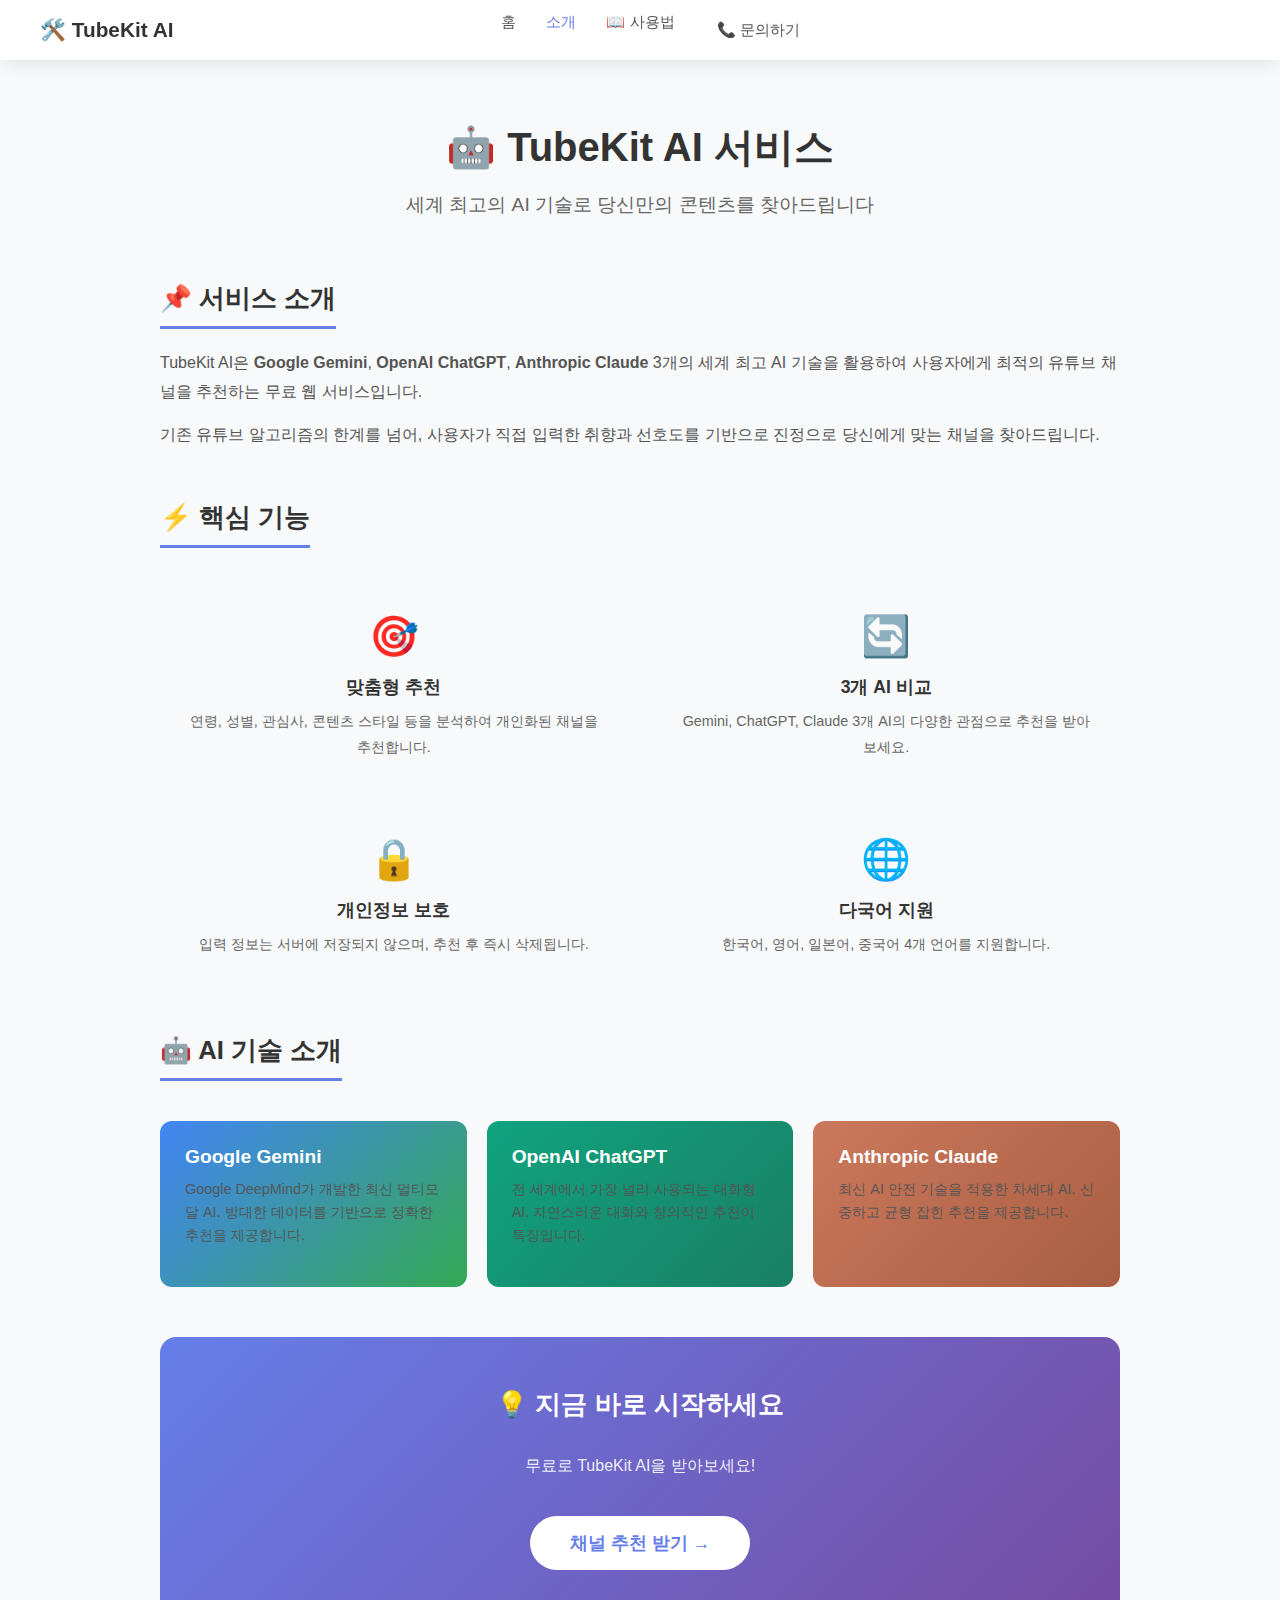
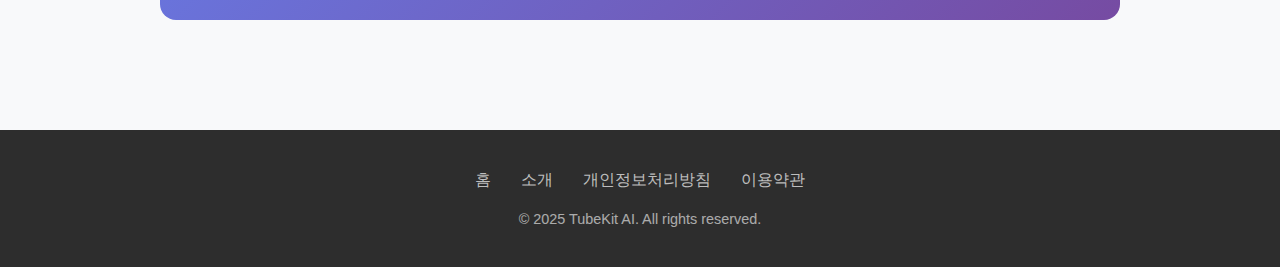
<file: about.html>
<!DOCTYPE html>
<html lang="ko">

<head>
    <meta charset="UTF-8">
    <meta name="viewport" content="width=device-width, initial-scale=1.0">
    <title>서비스 소개 | TubeKit AI</title>
    <meta name="description" content="TubeKit AI 서비스 소개. Gemini, ChatGPT, Claude 3개 AI가 당신에게 맞는 유튜브 채널을 추천합니다.">
    <meta name="robots" content="index, follow">
    <link rel="canonical" href="https://www.cravveo.com/about.html">
    <link rel="stylesheet" href="style.css">
</head>

<body>
    <div class="page-container">
        <!-- 네비게이션 (Unified) -->
        <nav class="navbar" style="position: relative; top: 0;">
            <div class="nav-container">
                <a href="/" class="nav-logo">🛠️ TubeKit AI</a>
                <div class="nav-menu">
                    <a href="/" class="nav-link">홈</a>
                    <a href="/about.html" class="nav-link active">소개</a>
                    <a href="/guide.html" class="nav-link">📖 사용법</a>
                    <button type="button" class="nav-link nav-btn" onclick="alert('문의하기는 메인 페이지에서 이용해주세요!')">📞
                        문의하기</button>
                </div>
                <div id="google_translate_element" class="nav-translate"></div>
            </div>
        </nav>

        <!-- 메인 콘텐츠 -->
        <main class="page-content">
            <section class="about-hero">
                <h1>🤖 TubeKit AI 서비스</h1>
                <p class="hero-subtitle">세계 최고의 AI 기술로 당신만의 콘텐츠를 찾아드립니다</p>
            </section>

            <section class="about-section">
                <h2>📌 서비스 소개</h2>
                <p>
                    TubeKit AI은 <strong>Google Gemini</strong>, <strong>OpenAI ChatGPT</strong>, <strong>Anthropic
                        Claude</strong>
                    3개의 세계 최고 AI 기술을 활용하여 사용자에게 최적의 유튜브 채널을 추천하는 무료 웹 서비스입니다.
                </p>
                <p>
                    기존 유튜브 알고리즘의 한계를 넘어, 사용자가 직접 입력한 취향과 선호도를 기반으로
                    진정으로 당신에게 맞는 채널을 찾아드립니다.
                </p>
            </section>

            <section class="about-section">
                <h2>⚡ 핵심 기능</h2>
                <div class="feature-grid">
                    <div class="about-feature">
                        <span class="feature-emoji">🎯</span>
                        <h3>맞춤형 추천</h3>
                        <p>연령, 성별, 관심사, 콘텐츠 스타일 등을 분석하여 개인화된 채널을 추천합니다.</p>
                    </div>
                    <div class="about-feature">
                        <span class="feature-emoji">🔄</span>
                        <h3>3개 AI 비교</h3>
                        <p>Gemini, ChatGPT, Claude 3개 AI의 다양한 관점으로 추천을 받아보세요.</p>
                    </div>
                    <div class="about-feature">
                        <span class="feature-emoji">🔒</span>
                        <h3>개인정보 보호</h3>
                        <p>입력 정보는 서버에 저장되지 않으며, 추천 후 즉시 삭제됩니다.</p>
                    </div>
                    <div class="about-feature">
                        <span class="feature-emoji">🌐</span>
                        <h3>다국어 지원</h3>
                        <p>한국어, 영어, 일본어, 중국어 4개 언어를 지원합니다.</p>
                    </div>
                </div>
            </section>

            <section class="about-section">
                <h2>🤖 AI 기술 소개</h2>
                <div class="ai-cards">
                    <div class="ai-card gemini">
                        <h3>Google Gemini</h3>
                        <p>Google DeepMind가 개발한 최신 멀티모달 AI. 방대한 데이터를 기반으로 정확한 추천을 제공합니다.</p>
                    </div>
                    <div class="ai-card chatgpt">
                        <h3>OpenAI ChatGPT</h3>
                        <p>전 세계에서 가장 널리 사용되는 대화형 AI. 자연스러운 대화와 창의적인 추천이 특징입니다.</p>
                    </div>
                    <div class="ai-card claude">
                        <h3>Anthropic Claude</h3>
                        <p>최신 AI 안전 기술을 적용한 차세대 AI. 신중하고 균형 잡힌 추천을 제공합니다.</p>
                    </div>
                </div>
            </section>

            <section class="about-section cta-section">
                <h2>💡 지금 바로 시작하세요</h2>
                <p>무료로 TubeKit AI을 받아보세요!</p>
                <a href="/" class="cta-button">채널 추천 받기 →</a>
            </section>
        </main>

        <!-- 푸터 -->
        <footer class="page-footer">
            <div class="footer-links">
                <a href="/">홈</a>
                <a href="/about.html">소개</a>
                <a href="/privacy.html">개인정보처리방침</a>
                <a href="/terms.html">이용약관</a>
            </div>
            <p class="copyright">© 2025 TubeKit AI. All rights reserved.</p>
        </footer>
    </div>
    <!-- Google Translate Widget -->
    <script type="text/javascript">
        function googleTranslateElementInit() {
            new google.translate.TranslateElement({
                pageLanguage: 'ko',
                layout: google.translate.TranslateElement.InlineLayout.SIMPLE,
                autoDisplay: false
            }, 'google_translate_element');
        }
    </script>
    <script type="text/javascript"
        src="//translate.google.com/translate_a/element.js?cb=googleTranslateElementInit"></script>
</body>

</html>
</file>
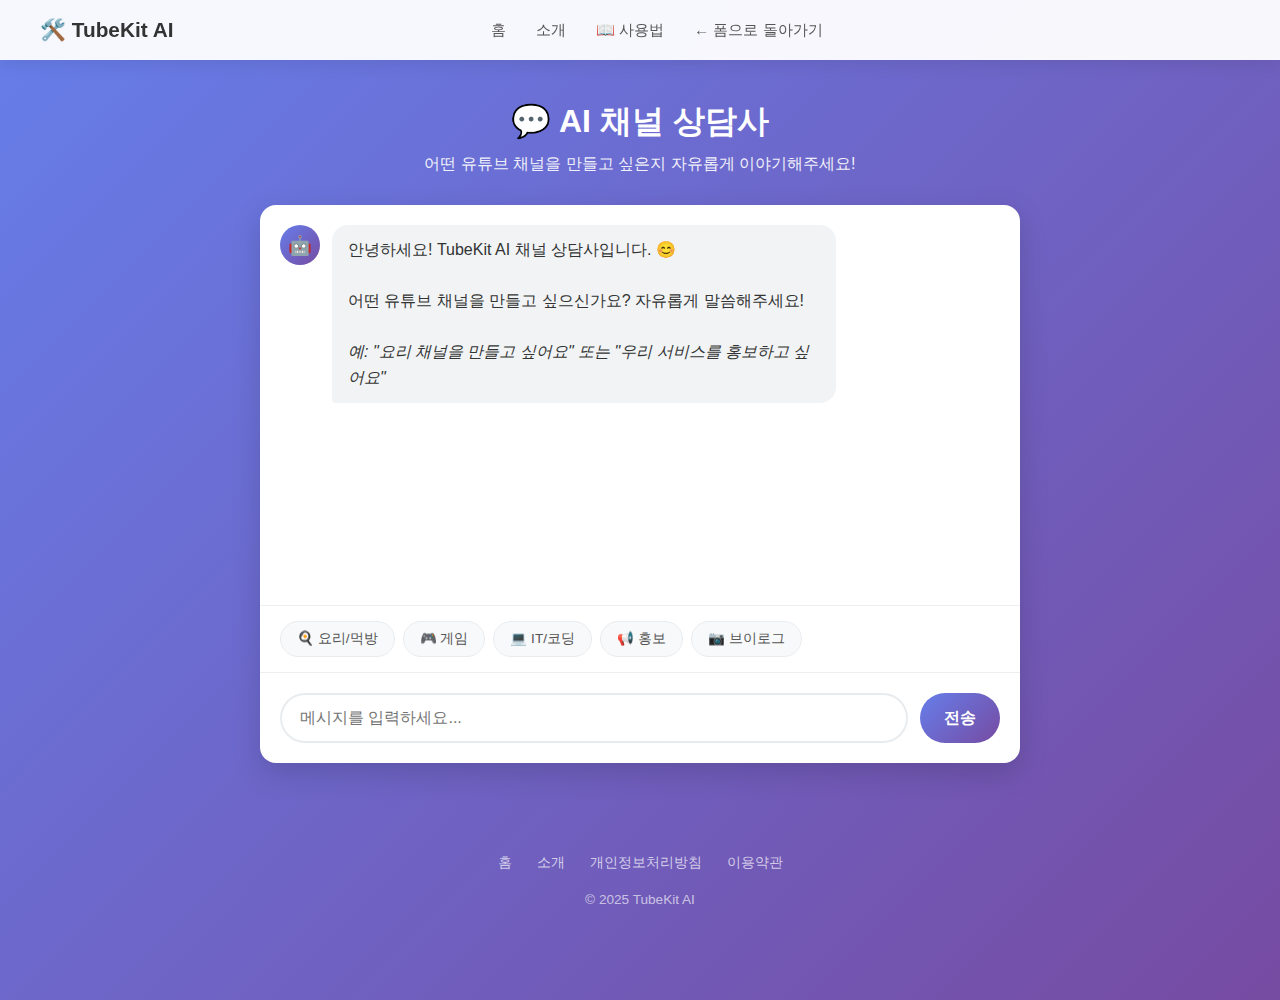
<file: chat.html>
<!DOCTYPE html>
<html lang="ko">

<head>
    <meta charset="UTF-8">
    <meta name="viewport" content="width=device-width, initial-scale=1.0">
    <title>AI 상담사 | TubeKit AI</title>
    <meta name="description" content="AI와 대화하며 나만의 유튜브 채널 아이디어를 찾아보세요.">
    <link rel="stylesheet" href="style.css">
    <style>
        body {
            background: linear-gradient(135deg, #667eea 0%, #764ba2 100%);
            min-height: 100vh;
            margin: 0;
        }

        .chat-container {
            max-width: 800px;
            margin: 100px auto 60px;
            padding: 0 20px;
        }

        .chat-header {
            text-align: center;
            margin-bottom: 30px;
            color: white;
        }

        .chat-header h1 {
            font-size: 2rem;
            margin-bottom: 10px;
        }

        .chat-header p {
            opacity: 0.9;
            font-size: 1rem;
        }

        .chat-box {
            background: white;
            border-radius: 16px;
            box-shadow: 0 10px 30px rgba(0, 0, 0, 0.15);
            overflow: hidden;
        }

        .chat-messages {
            height: 400px;
            overflow-y: auto;
            padding: 20px;
        }

        .message {
            display: flex;
            margin-bottom: 15px;
            gap: 12px;
        }

        .message.bot {
            flex-direction: row;
        }

        .message.user {
            flex-direction: row-reverse;
        }

        .message .avatar {
            width: 40px;
            height: 40px;
            border-radius: 50%;
            display: flex;
            align-items: center;
            justify-content: center;
            font-size: 1.2rem;
            flex-shrink: 0;
        }

        .message.bot .avatar {
            background: linear-gradient(135deg, #667eea 0%, #764ba2 100%);
        }

        .message.user .avatar {
            background: #e9ecef;
        }

        .message .content {
            max-width: 70%;
            padding: 12px 16px;
            border-radius: 16px;
            line-height: 1.6;
        }

        .message.bot .content {
            background: #f1f3f5;
            color: #333;
            border-bottom-left-radius: 4px;
        }

        .message.user .content {
            background: linear-gradient(135deg, #667eea 0%, #764ba2 100%);
            color: white;
            border-bottom-right-radius: 4px;
        }

        .chat-input-area {
            padding: 20px;
            border-top: 1px solid #eee;
            display: flex;
            gap: 12px;
        }

        .chat-input {
            flex: 1;
            padding: 14px 18px;
            border: 2px solid #e9ecef;
            border-radius: 25px;
            font-size: 1rem;
            outline: none;
            transition: border-color 0.2s;
        }

        .chat-input:focus {
            border-color: #667eea;
        }

        .chat-send-btn {
            padding: 14px 24px;
            background: linear-gradient(135deg, #667eea 0%, #764ba2 100%);
            color: white;
            border: none;
            border-radius: 25px;
            font-size: 1rem;
            font-weight: 600;
            cursor: pointer;
            transition: transform 0.2s;
        }

        .chat-send-btn:hover {
            transform: scale(1.05);
        }

        .chat-send-btn:disabled {
            opacity: 0.6;
            cursor: not-allowed;
        }

        .suggestion-chips {
            padding: 15px 20px;
            border-top: 1px solid #eee;
            display: flex;
            flex-wrap: wrap;
            gap: 8px;
        }

        .chip {
            padding: 8px 16px;
            background: #f8f9fa;
            border: 1px solid #e9ecef;
            border-radius: 20px;
            font-size: 0.85rem;
            color: #555;
            cursor: pointer;
            transition: all 0.2s;
        }

        .chip:hover {
            background: #667eea;
            color: white;
            border-color: #667eea;
        }

        .recommendation-card {
            background: linear-gradient(135deg, #f8f9fa 0%, #e9ecef 100%);
            border-radius: 12px;
            padding: 15px;
            margin-top: 10px;
        }

        .recommendation-card h4 {
            color: #333;
            margin: 0 0 8px 0;
        }

        .recommendation-card p {
            color: #666;
            font-size: 0.9rem;
            margin: 0 0 12px 0;
        }

        .create-channel-btn {
            display: inline-block;
            padding: 8px 16px;
            background: linear-gradient(135deg, #667eea 0%, #764ba2 100%);
            color: white;
            text-decoration: none;
            border-radius: 6px;
            font-size: 0.85rem;
            font-weight: 600;
        }

        .typing-indicator {
            display: flex;
            gap: 4px;
            padding: 8px 12px;
        }

        .typing-indicator span {
            width: 8px;
            height: 8px;
            background: #aaa;
            border-radius: 50%;
            animation: typing 1s infinite ease-in-out;
        }

        .typing-indicator span:nth-child(2) {
            animation-delay: 0.2s;
        }

        .typing-indicator span:nth-child(3) {
            animation-delay: 0.4s;
        }

        @keyframes typing {

            0%,
            100% {
                transform: translateY(0);
            }

            50% {
                transform: translateY(-5px);
            }
        }
    </style>
</head>

<body>
    <!-- 네비게이션 -->
    <nav class="navbar" style="top: 0;">
        <div class="nav-container">
            <a href="/" class="nav-logo">🛠️ TubeKit AI</a>
            <div class="nav-menu">
                <a href="/" class="nav-link">홈</a>
                <a href="/about.html" class="nav-link">소개</a>
                <a href="/guide.html" class="nav-link">📖 사용법</a>
                <a href="/recommender.html" class="nav-link">← 폼으로 돌아가기</a>
            </div>
            <div id="google_translate_element" class="nav-translate"></div>
        </div>
    </nav>

    <div class="chat-container">
        <div class="chat-header">
            <h1>💬 AI 채널 상담사</h1>
            <p>어떤 유튜브 채널을 만들고 싶은지 자유롭게 이야기해주세요!</p>
        </div>

        <div class="chat-box">
            <div class="chat-messages" id="chat-messages">
                <!-- Initial bot message -->
                <div class="message bot">
                    <div class="avatar">🤖</div>
                    <div class="content">
                        안녕하세요! TubeKit AI 채널 상담사입니다. 😊<br><br>
                        어떤 유튜브 채널을 만들고 싶으신가요? 자유롭게 말씀해주세요!<br><br>
                        <em>예: "요리 채널을 만들고 싶어요" 또는 "우리 서비스를 홍보하고 싶어요"</em>
                    </div>
                </div>
            </div>

            <div class="suggestion-chips" id="suggestion-chips">
                <div class="chip" onclick="sendSuggestion('요리/먹방 채널을 시작하고 싶어요')">🍳 요리/먹방</div>
                <div class="chip" onclick="sendSuggestion('게임 방송 채널을 만들고 싶어요')">🎮 게임</div>
                <div class="chip" onclick="sendSuggestion('IT/코딩 관련 채널을 시작하고 싶어요')">💻 IT/코딩</div>
                <div class="chip" onclick="sendSuggestion('우리 서비스/제품을 홍보하고 싶어요')">📢 홍보</div>
                <div class="chip" onclick="sendSuggestion('브이로그 채널을 시작하고 싶어요')">📷 브이로그</div>
            </div>

            <div class="chat-input-area">
                <input type="text" class="chat-input" id="chat-input" placeholder="메시지를 입력하세요..."
                    onkeypress="if(event.key === 'Enter') sendMessage()">
                <button class="chat-send-btn" id="send-btn" onclick="sendMessage()">전송</button>
            </div>
        </div>
    </div>

    <footer class="site-footer" style="margin-top: 40px;">
        <div class="footer-nav">
            <a href="/">홈</a>
            <a href="/about.html">소개</a>
            <a href="/privacy.html">개인정보처리방침</a>
            <a href="/terms.html">이용약관</a>
        </div>
        <p class="copyright">© 2025 TubeKit AI</p>
    </footer>

    <script src="api-client.js"></script>
    <script>
        const chatMessages = document.getElementById('chat-messages');
        const chatInput = document.getElementById('chat-input');
        const sendBtn = document.getElementById('send-btn');
        const suggestionChips = document.getElementById('suggestion-chips');

        let conversationHistory = [];
        let channelRecommendation = null;

        function addMessage(content, isUser = false) {
            const messageDiv = document.createElement('div');
            messageDiv.className = `message ${isUser ? 'user' : 'bot'}`;
            messageDiv.innerHTML = `
                <div class="avatar">${isUser ? '👤' : '🤖'}</div>
                <div class="content">${content}</div>
            `;
            chatMessages.appendChild(messageDiv);
            chatMessages.scrollTop = chatMessages.scrollHeight;
        }

        function showTyping() {
            const typingDiv = document.createElement('div');
            typingDiv.className = 'message bot';
            typingDiv.id = 'typing-indicator';
            typingDiv.innerHTML = `
                <div class="avatar">🤖</div>
                <div class="content">
                    <div class="typing-indicator">
                        <span></span><span></span><span></span>
                    </div>
                </div>
            `;
            chatMessages.appendChild(typingDiv);
            chatMessages.scrollTop = chatMessages.scrollHeight;
        }

        function hideTyping() {
            const typing = document.getElementById('typing-indicator');
            if (typing) typing.remove();
        }

        function sendSuggestion(text) {
            chatInput.value = text;
            sendMessage();
            suggestionChips.style.display = 'none';
        }

        async function sendMessage() {
            const userMessage = chatInput.value.trim();
            if (!userMessage) return;

            // Add user message
            addMessage(userMessage, true);
            chatInput.value = '';
            sendBtn.disabled = true;

            // Add to history
            conversationHistory.push({ role: 'user', content: userMessage });

            // Show typing indicator
            showTyping();

            try {
                // Get AI response
                const response = await getAIResponse(userMessage);
                hideTyping();

                // Check if response contains channel recommendation
                if (response.includes('[RECOMMENDATION]')) {
                    const parts = response.split('[RECOMMENDATION]');
                    addMessage(parts[0]);

                    // Add recommendation card
                    const recData = parseRecommendation(parts[1]);
                    addRecommendationCard(recData);
                } else {
                    addMessage(response);
                }

                conversationHistory.push({ role: 'assistant', content: response });

            } catch (error) {
                hideTyping();
                addMessage('죄송합니다. 오류가 발생했습니다. 다시 시도해주세요. 😅');
                console.error(error);
            }

            sendBtn.disabled = false;
            chatInput.focus();
        }

        async function getAIResponse(userMessage) {
            const STORAGE_KEYS = {
                gemini: 'youtube_recommender_gemini_key',
            };

            let apiKey = localStorage.getItem(STORAGE_KEYS.gemini);

            if (!apiKey) {
                return '⚠️ API 키가 설정되지 않았습니다.<br><br>먼저 <a href="/recommender.html" style="color:#667eea;">이곳</a>에서 Gemini API 키를 설정해주세요!';
            }

            const systemPrompt = `당신은 TubeKit AI의 유튜브 채널 상담사입니다. 
사용자에게 친구처럼 대화하세요.

***초강력 규칙 (어길 시 시스템 오류)***:
1. **무조건 한 번에 1개의 질문만** 하세요.
2. **답변은 2~3문장 이내**로 끝내세요. 절대 길게 쓰지 마세요.
3. **"예를 들어..." 같은 예시 설명 금지**. 질문만 깔끔하게 던지세요.
4. **사용자가 URL이나 특정 대상을 언급하면**, 그게 무엇인지(어떤 서비스인지) 먼저 물어보세요. (예: "그 사이트는 어떤 서비스를 제공하나요?")
5. 사용자가 답변하면 바로 다음 질문으로 넘어가세요.
6. 충분한 정보가 모이면 바로 추천 형식을 출력하세요.

추천 형식 (마지막에만 사용):
[RECOMMENDATION]
채널명: (추천 채널명)
콘셉트: (한 줄 요약)
타겟: (주요 타겟)
콘텐츠: (메인 콘텐츠)

대화 예시 (이렇게 짧게 하세요):
AI: 어떤 채널을 만들고 싶으세요?
User: 요리 채널.
AI: 좋아요! 🍳 어떤 요리를 주로 하실 건가요?
User: 자취 요리.
AI: 타겟은 자취생이겠네요? 영상 스타일은 정보 전달 위주인가요, 브이로그인가요?

이전 대화:
${conversationHistory.map(m => `${m.role === 'user' ? '사용자' : 'AI'}: ${m.content}`).join('\n')}`;

            const response = await fetch(`https://generativelanguage.googleapis.com/v1beta/models/gemini-2.0-flash:generateContent?key=${apiKey}`, {
                method: 'POST',
                headers: { 'Content-Type': 'application/json' },
                body: JSON.stringify({
                    contents: [{
                        parts: [{ text: systemPrompt + '\n\n현재 사용자 메시지: ' + userMessage }]
                    }],
                    generationConfig: {
                        temperature: 0.8,
                        maxOutputTokens: 1024
                    }
                })
            });

            const data = await response.json();

            if (data.candidates && data.candidates[0]?.content?.parts?.[0]?.text) {
                return data.candidates[0].content.parts[0].text;
            }

            throw new Error('Invalid response');
        }

        function parseRecommendation(text) {
            const lines = text.trim().split('\n');
            const rec = {};
            lines.forEach(line => {
                if (line.includes('채널명:')) rec.name = line.split(':')[1]?.trim();
                if (line.includes('콘셉트:')) rec.concept = line.split(':')[1]?.trim();
                if (line.includes('타겟:')) rec.target = line.split(':')[1]?.trim();
                if (line.includes('콘텐츠:')) rec.content = line.split(':')[1]?.trim();
            });
            return rec;
        }

        function addRecommendationCard(rec) {
            channelRecommendation = rec;
            const cardHTML = `
                <div class="recommendation-card">
                    <h4>✨ ${rec.name || '추천 채널'}</h4>
                    <p><strong>콘셉트:</strong> ${rec.concept || ''}</p>
                    <p><strong>타겟:</strong> ${rec.target || ''}</p>
                    <p><strong>콘텐츠:</strong> ${rec.content || ''}</p>
                    <a href="/workflow.html?mode=channel&topic=${encodeURIComponent(rec.name || '')}" class="create-channel-btn">
                        🚀 이 주제로 채널 만들기
                    </a>
                </div>
            `;

            const messageDiv = document.createElement('div');
            messageDiv.className = 'message bot';
            messageDiv.innerHTML = `
                <div class="avatar">🤖</div>
                <div class="content">${cardHTML}</div>
            `;
            chatMessages.appendChild(messageDiv);
            chatMessages.scrollTop = chatMessages.scrollHeight;
        }
    </script>

    <!-- Google Translate -->
    <script type="text/javascript">
        function googleTranslateElementInit() {
            new google.translate.TranslateElement({
                pageLanguage: 'ko',
                layout: google.translate.TranslateElement.InlineLayout.SIMPLE,
                autoDisplay: false
            }, 'google_translate_element');
        }
    </script>
    <script type="text/javascript"
        src="//translate.google.com/translate_a/element.js?cb=googleTranslateElementInit"></script>
</body>

</html>
</file>
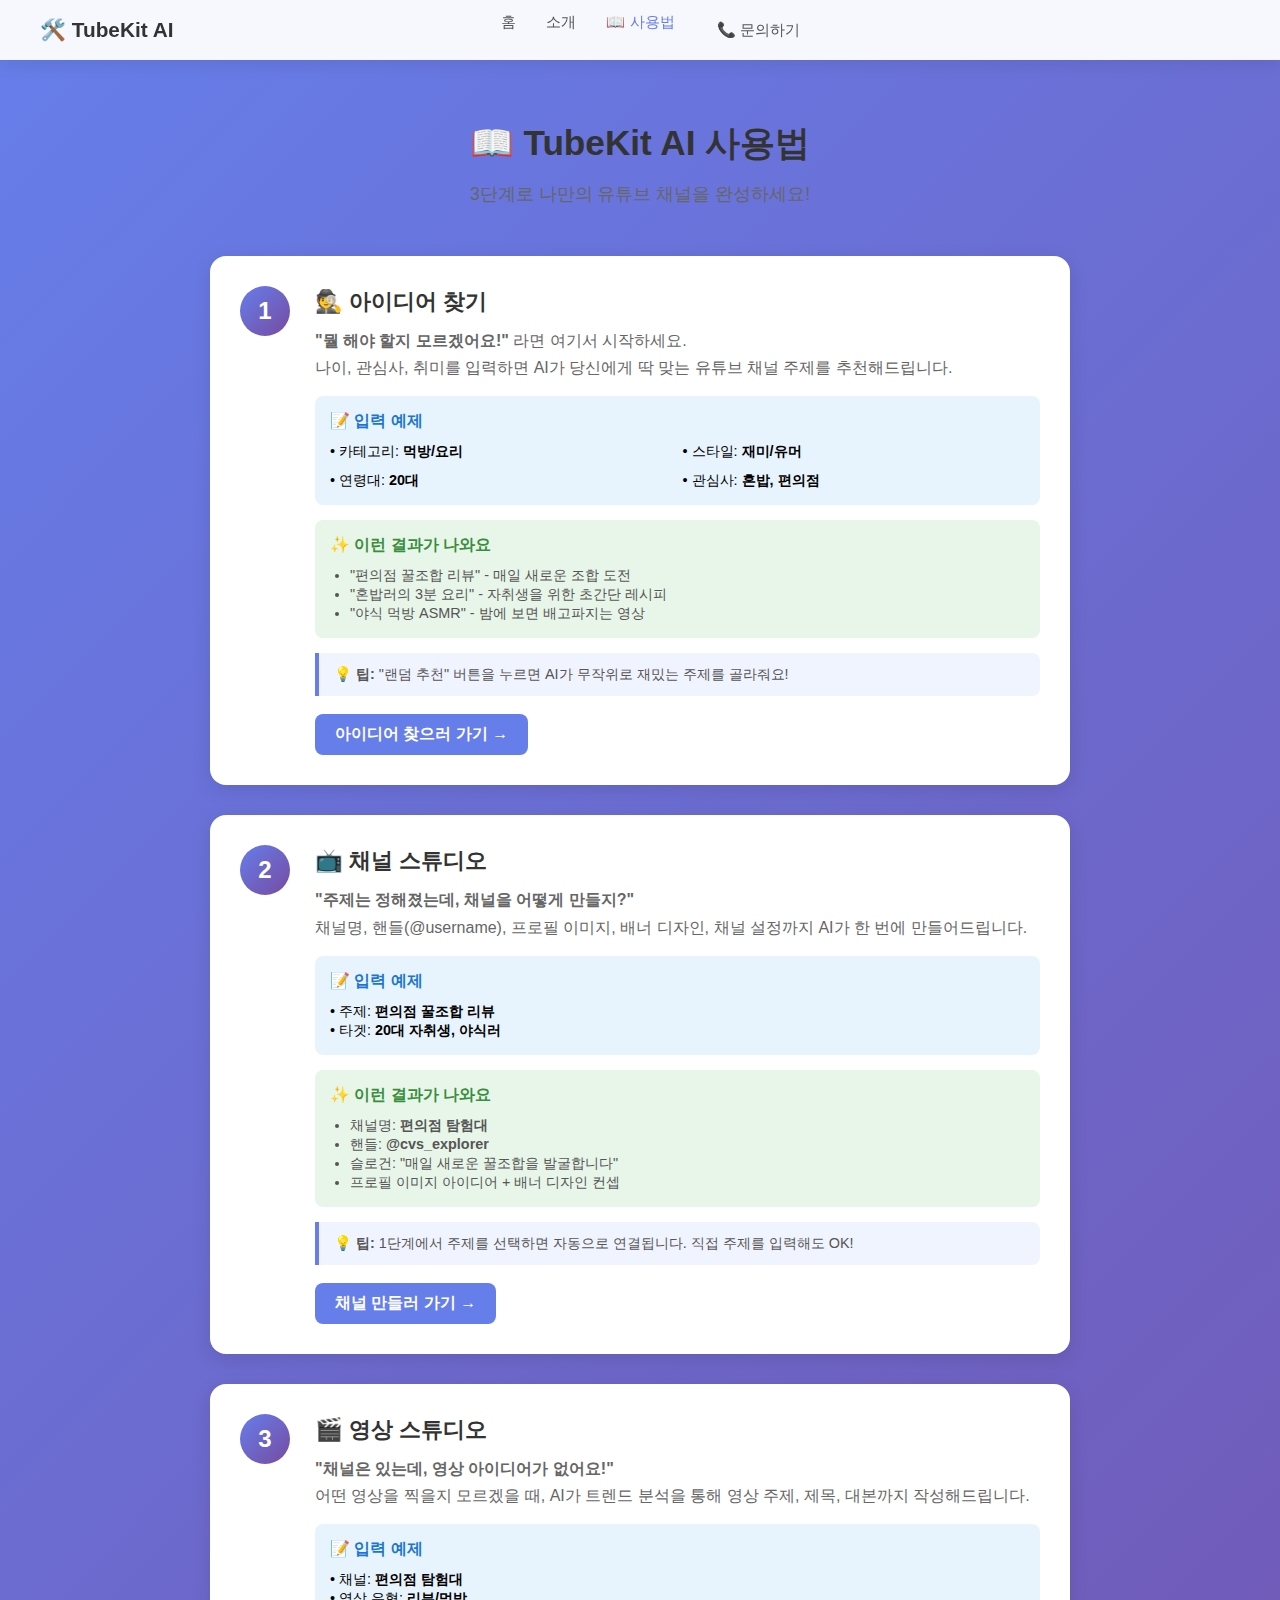
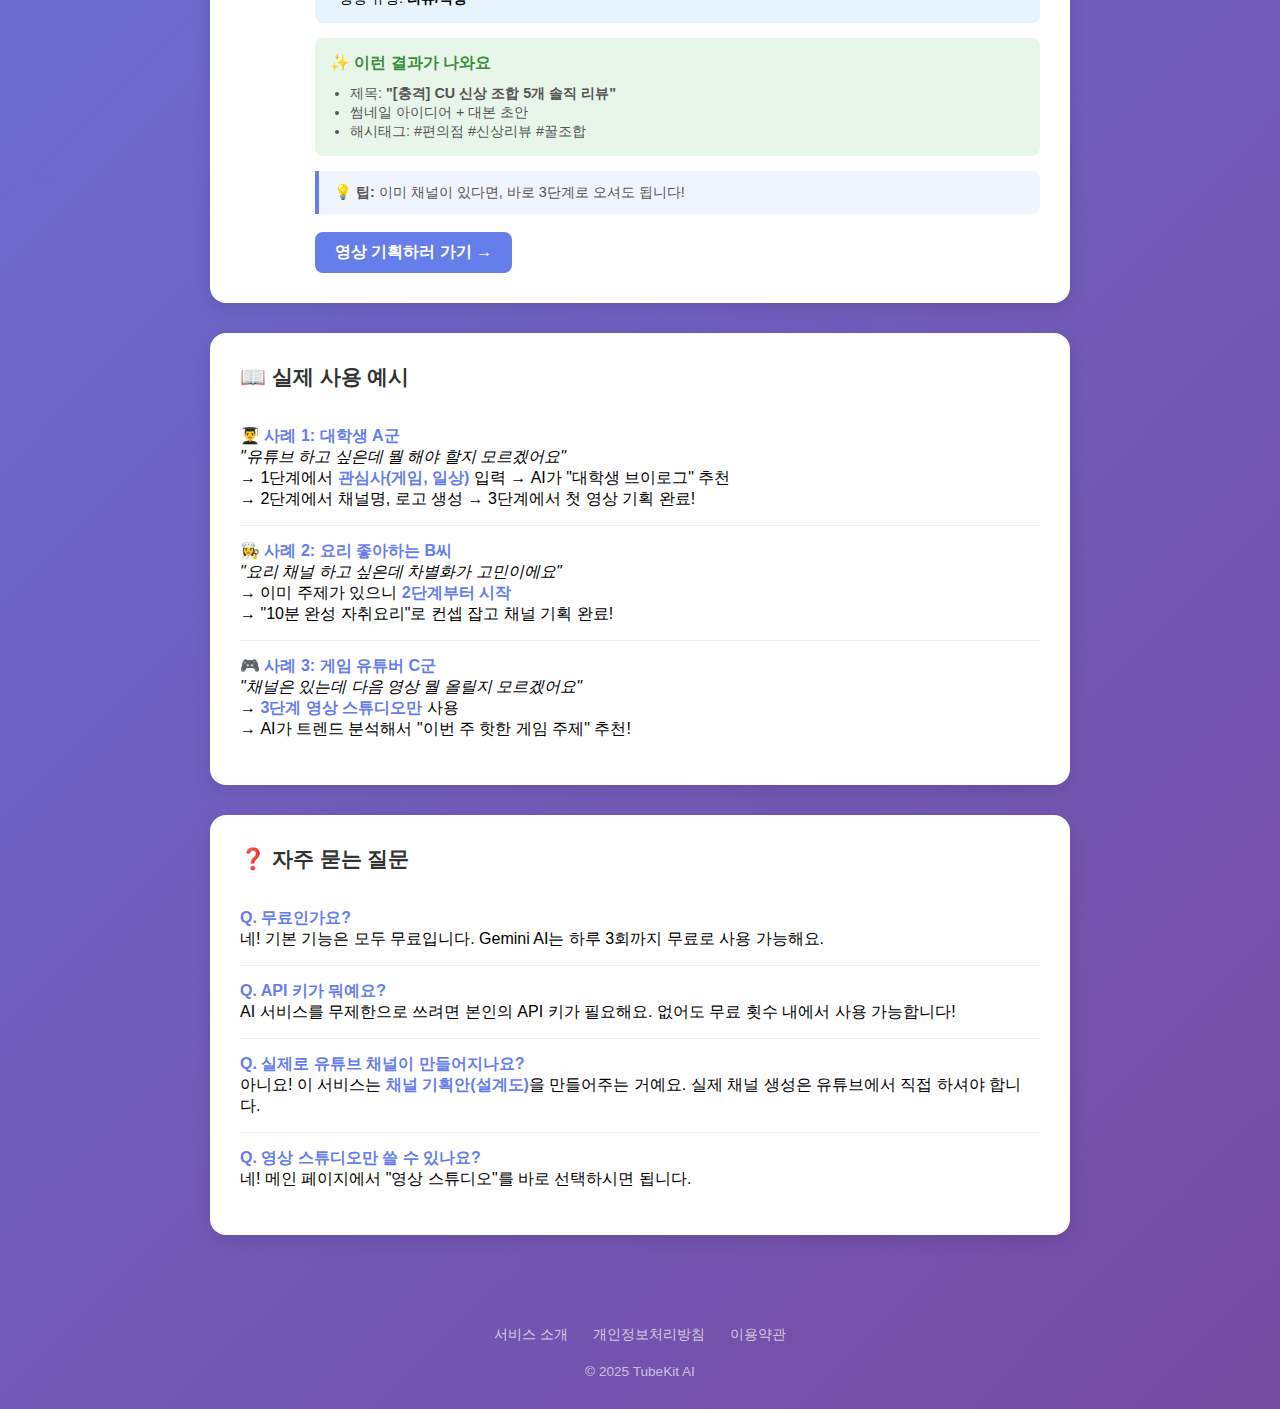
<file: guide.html>
<!DOCTYPE html>
<html lang="ko">

<head>
    <meta charset="UTF-8">
    <meta name="viewport" content="width=device-width, initial-scale=1.0">
    <title>TubeKit AI | 사용 가이드</title>
    <meta name="description" content="TubeKit AI 사용법 가이드 - 유튜브 채널 추천부터 채널 생성까지 3단계로 쉽게!">
    <link rel="icon" type="image/png" href="/favicon.png">
    <link rel="stylesheet" href="style.css">
    <style>
        .guide-container {
            max-width: 900px;
            margin: 120px auto 60px;
            padding: 0 20px;
        }

        .guide-header {
            text-align: center;
            margin-bottom: 50px;
        }

        .guide-header h1 {
            font-size: 2.2rem;
            color: #333;
            margin-bottom: 15px;
        }

        .guide-header p {
            font-size: 1.1rem;
            color: #666;
        }

        .guide-step {
            background: white;
            border-radius: 16px;
            padding: 30px;
            margin-bottom: 30px;
            box-shadow: 0 5px 20px rgba(0, 0, 0, 0.1);
            display: flex;
            gap: 25px;
            align-items: flex-start;
        }

        .step-number {
            background: linear-gradient(135deg, #667eea 0%, #764ba2 100%);
            color: white;
            width: 50px;
            height: 50px;
            border-radius: 50%;
            display: flex;
            align-items: center;
            justify-content: center;
            font-size: 1.5rem;
            font-weight: bold;
            flex-shrink: 0;
        }

        .step-content {
            flex: 1;
        }

        .step-content h2 {
            font-size: 1.4rem;
            color: #333;
            margin-bottom: 10px;
            display: flex;
            align-items: center;
            gap: 10px;
        }

        .step-content p {
            color: #666;
            line-height: 1.7;
            margin-bottom: 15px;
        }

        .step-content .step-link {
            display: inline-block;
            padding: 10px 20px;
            background: #667eea;
            color: white;
            text-decoration: none;
            border-radius: 8px;
            font-weight: 600;
            transition: transform 0.2s, box-shadow 0.2s;
        }

        .step-content .step-link:hover {
            transform: translateY(-2px);
            box-shadow: 0 5px 15px rgba(102, 126, 234, 0.4);
        }

        .step-tip {
            background: #f0f4ff;
            border-left: 4px solid #667eea;
            padding: 12px 15px;
            border-radius: 0 8px 8px 0;
            margin-top: 15px;
            font-size: 0.9rem;
            color: #555;
        }

        .guide-faq {
            background: white;
            border-radius: 16px;
            padding: 30px;
            box-shadow: 0 5px 20px rgba(0, 0, 0, 0.1);
        }

        .guide-faq h2 {
            font-size: 1.3rem;
            color: #333;
            margin-bottom: 20px;
        }

        .guide-faq-item {
            border-bottom: 1px solid #eee;
            padding: 15px 0;
        }

        .guide-faq-item:last-child {
            border-bottom: none;
        }

        .guide-faq-item strong {
            color: #667eea;
        }

        @media (max-width: 768px) {
            .guide-step {
                flex-direction: column;
            }

            .step-number {
                width: 40px;
                height: 40px;
                font-size: 1.2rem;
            }
        }
    </style>
</head>

<body style="background: linear-gradient(135deg, #667eea 0%, #764ba2 100%); min-height: 100vh;">
    <!-- 네비게이션 (Unified) -->
    <nav class="navbar" style="top: 0;">
        <div class="nav-container">
            <a href="/" class="nav-logo">🛠️ TubeKit AI</a>
            <div class="nav-menu">
                <a href="/" class="nav-link">홈</a>
                <a href="/about.html" class="nav-link">소개</a>
                <a href="/guide.html" class="nav-link active">📖 사용법</a>
                <button type="button" class="nav-link nav-btn" onclick="alert('문의하기는 메인 페이지에서 이용해주세요!')">📞
                    문의하기</button>
            </div>
            <div id="google_translate_element" class="nav-translate"></div>
        </div>
    </nav>

    <div class="guide-container">
        <div class="guide-header">
            <h1>📖 TubeKit AI 사용법</h1>
            <p>3단계로 나만의 유튜브 채널을 완성하세요!</p>
        </div>

        <!-- Step 1 -->
        <div class="guide-step">
            <div class="step-number">1</div>
            <div class="step-content">
                <h2>🕵️ 아이디어 찾기</h2>
                <p>
                    <strong>"뭘 해야 할지 모르겠어요!"</strong> 라면 여기서 시작하세요.<br>
                    나이, 관심사, 취미를 입력하면 AI가 당신에게 딱 맞는 유튜브 채널 주제를 추천해드립니다.
                </p>

                <!-- 입력 예제 -->
                <div style="background: #e8f4fd; border-radius: 8px; padding: 15px; margin: 15px 0;">
                    <strong style="color: #1976d2;">📝 입력 예제</strong>
                    <div
                        style="display: grid; grid-template-columns: 1fr 1fr; gap: 10px; margin-top: 10px; font-size: 0.9rem;">
                        <div>• 카테고리: <strong>먹방/요리</strong></div>
                        <div>• 스타일: <strong>재미/유머</strong></div>
                        <div>• 연령대: <strong>20대</strong></div>
                        <div>• 관심사: <strong>혼밥, 편의점</strong></div>
                    </div>
                </div>

                <!-- 결과 예시 -->
                <div style="background: #e8f5e9; border-radius: 8px; padding: 15px; margin: 15px 0;">
                    <strong style="color: #388e3c;">✨ 이런 결과가 나와요</strong>
                    <ul style="margin: 10px 0 0 20px; font-size: 0.9rem; color: #555;">
                        <li>"편의점 꿀조합 리뷰" - 매일 새로운 조합 도전</li>
                        <li>"혼밥러의 3분 요리" - 자취생을 위한 초간단 레시피</li>
                        <li>"야식 먹방 ASMR" - 밤에 보면 배고파지는 영상</li>
                    </ul>
                </div>

                <div class="step-tip">
                    💡 <strong>팁:</strong> "랜덤 추천" 버튼을 누르면 AI가 무작위로 재밌는 주제를 골라줘요!
                </div>
                <br>
                <a href="/recommender.html" class="step-link">아이디어 찾으러 가기 →</a>
            </div>
        </div>

        <!-- Step 2 -->
        <div class="guide-step">
            <div class="step-number">2</div>
            <div class="step-content">
                <h2>📺 채널 스튜디오</h2>
                <p>
                    <strong>"주제는 정해졌는데, 채널을 어떻게 만들지?"</strong><br>
                    채널명, 핸들(@username), 프로필 이미지, 배너 디자인, 채널 설정까지 AI가 한 번에 만들어드립니다.
                </p>

                <!-- 입력 예제 -->
                <div style="background: #e8f4fd; border-radius: 8px; padding: 15px; margin: 15px 0;">
                    <strong style="color: #1976d2;">📝 입력 예제</strong>
                    <div style="margin-top: 10px; font-size: 0.9rem;">
                        • 주제: <strong>편의점 꿀조합 리뷰</strong><br>
                        • 타겟: <strong>20대 자취생, 야식러</strong>
                    </div>
                </div>

                <!-- 결과 예시 -->
                <div style="background: #e8f5e9; border-radius: 8px; padding: 15px; margin: 15px 0;">
                    <strong style="color: #388e3c;">✨ 이런 결과가 나와요</strong>
                    <ul style="margin: 10px 0 0 20px; font-size: 0.9rem; color: #555;">
                        <li>채널명: <strong>편의점 탐험대</strong></li>
                        <li>핸들: <strong>@cvs_explorer</strong></li>
                        <li>슬로건: "매일 새로운 꿀조합을 발굴합니다"</li>
                        <li>프로필 이미지 아이디어 + 배너 디자인 컨셉</li>
                    </ul>
                </div>

                <div class="step-tip">
                    💡 <strong>팁:</strong> 1단계에서 주제를 선택하면 자동으로 연결됩니다. 직접 주제를 입력해도 OK!
                </div>
                <br>
                <a href="/workflow.html?mode=channel" class="step-link">채널 만들러 가기 →</a>
            </div>
        </div>

        <!-- Step 3 -->
        <div class="guide-step">
            <div class="step-number">3</div>
            <div class="step-content">
                <h2>🎬 영상 스튜디오</h2>
                <p>
                    <strong>"채널은 있는데, 영상 아이디어가 없어요!"</strong><br>
                    어떤 영상을 찍을지 모르겠을 때, AI가 트렌드 분석을 통해 영상 주제, 제목, 대본까지 작성해드립니다.
                </p>

                <!-- 입력 예제 -->
                <div style="background: #e8f4fd; border-radius: 8px; padding: 15px; margin: 15px 0;">
                    <strong style="color: #1976d2;">📝 입력 예제</strong>
                    <div style="margin-top: 10px; font-size: 0.9rem;">
                        • 채널: <strong>편의점 탐험대</strong><br>
                        • 영상 유형: <strong>리뷰/먹방</strong>
                    </div>
                </div>

                <!-- 결과 예시 -->
                <div style="background: #e8f5e9; border-radius: 8px; padding: 15px; margin: 15px 0;">
                    <strong style="color: #388e3c;">✨ 이런 결과가 나와요</strong>
                    <ul style="margin: 10px 0 0 20px; font-size: 0.9rem; color: #555;">
                        <li>제목: <strong>"[충격] CU 신상 조합 5개 솔직 리뷰"</strong></li>
                        <li>썸네일 아이디어 + 대본 초안</li>
                        <li>해시태그: #편의점 #신상리뷰 #꿀조합</li>
                    </ul>
                </div>

                <div class="step-tip">
                    💡 <strong>팁:</strong> 이미 채널이 있다면, 바로 3단계로 오셔도 됩니다!
                </div>
                <br>
                <a href="/workflow.html?mode=video" class="step-link">영상 기획하러 가기 →</a>
            </div>
        </div>

        <!-- 사용 시나리오 -->
        <div class="guide-faq" style="margin-bottom: 30px;">
            <h2>📖 실제 사용 예시</h2>

            <div class="guide-faq-item">
                <strong style="color: #667eea;">👨‍🎓 사례 1: 대학생 A군</strong><br>
                <em>"유튜브 하고 싶은데 뭘 해야 할지 모르겠어요"</em><br>
                → 1단계에서 <strong>관심사(게임, 일상)</strong> 입력 → AI가 "대학생 브이로그" 추천<br>
                → 2단계에서 채널명, 로고 생성 → 3단계에서 첫 영상 기획 완료!
            </div>

            <div class="guide-faq-item">
                <strong style="color: #667eea;">👩‍🍳 사례 2: 요리 좋아하는 B씨</strong><br>
                <em>"요리 채널 하고 싶은데 차별화가 고민이에요"</em><br>
                → 이미 주제가 있으니 <strong>2단계부터 시작</strong><br>
                → "10분 완성 자취요리"로 컨셉 잡고 채널 기획 완료!
            </div>

            <div class="guide-faq-item">
                <strong style="color: #667eea;">🎮 사례 3: 게임 유튜버 C군</strong><br>
                <em>"채널은 있는데 다음 영상 뭘 올릴지 모르겠어요"</em><br>
                → <strong>3단계 영상 스튜디오만</strong> 사용<br>
                → AI가 트렌드 분석해서 "이번 주 핫한 게임 주제" 추천!
            </div>
        </div>

        <!-- FAQ -->
        <div class="guide-faq">
            <h2>❓ 자주 묻는 질문</h2>

            <div class="guide-faq-item">
                <strong>Q. 무료인가요?</strong><br>
                네! 기본 기능은 모두 무료입니다. Gemini AI는 하루 3회까지 무료로 사용 가능해요.
            </div>

            <div class="guide-faq-item">
                <strong>Q. API 키가 뭐예요?</strong><br>
                AI 서비스를 무제한으로 쓰려면 본인의 API 키가 필요해요. 없어도 무료 횟수 내에서 사용 가능합니다!
            </div>

            <div class="guide-faq-item">
                <strong>Q. 실제로 유튜브 채널이 만들어지나요?</strong><br>
                아니요! 이 서비스는 <strong>채널 기획안(설계도)</strong>을 만들어주는 거예요. 실제 채널 생성은 유튜브에서 직접 하셔야 합니다.
            </div>

            <div class="guide-faq-item">
                <strong>Q. 영상 스튜디오만 쓸 수 있나요?</strong><br>
                네! 메인 페이지에서 "영상 스튜디오"를 바로 선택하시면 됩니다.
            </div>
        </div>
    </div>

    <footer class="site-footer" style="margin-top: 40px;">
        <div class="footer-nav">
            <a href="/about.html">서비스 소개</a>
            <a href="/privacy.html">개인정보처리방침</a>
            <a href="/terms.html">이용약관</a>
        </div>
        <p class="copyright">© 2025 TubeKit AI</p>
    </footer>
</body>

</html>
</file>
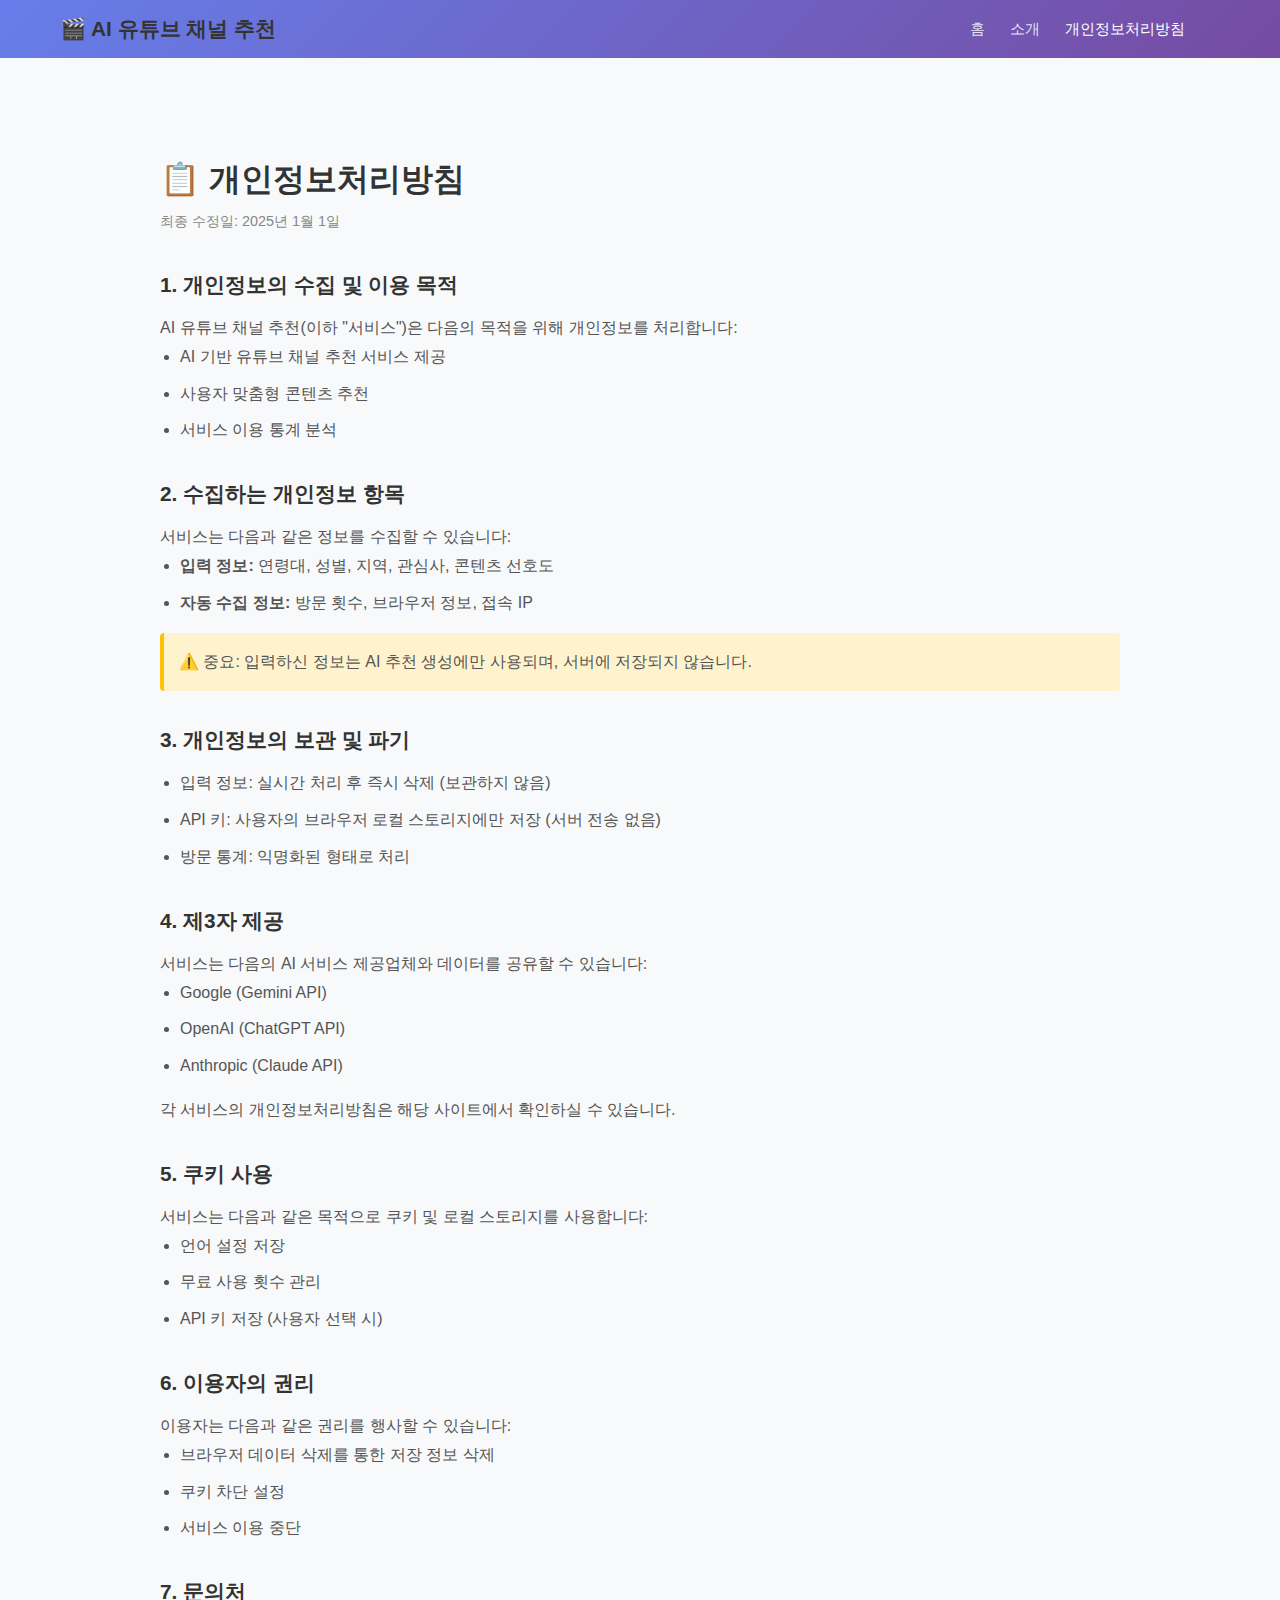
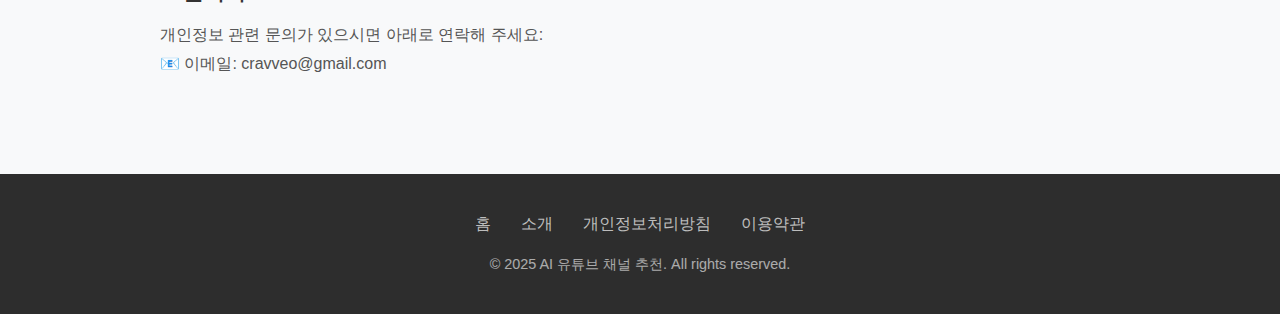
<file: privacy.html>
<!DOCTYPE html>
<html lang="ko">

<head>
    <meta charset="UTF-8">
    <meta name="viewport" content="width=device-width, initial-scale=1.0">
    <title>개인정보처리방침 | AI 유튜브 채널 추천</title>
    <meta name="description" content="AI 유튜브 채널 추천 서비스의 개인정보처리방침입니다.">
    <meta name="robots" content="index, follow">
    <link rel="canonical" href="https://www.cravveo.com/privacy.html">
    <link rel="stylesheet" href="style.css">
</head>

<body>
    <div class="page-container">
        <!-- 헤더 -->
        <header class="page-header">
            <nav class="page-nav">
                <a href="/" class="nav-logo">🎬 AI 유튜브 채널 추천</a>
                <div class="nav-links">
                    <a href="/">홈</a>
                    <a href="/about.html">소개</a>
                    <a href="/privacy.html" class="active">개인정보처리방침</a>
                    <div id="google_translate_element" style="display:inline-block;margin-left:10px;"></div>
                </div>
            </nav>
        </header>

        <!-- 메인 콘텐츠 -->
        <main class="page-content legal-content">
            <h1>📋 개인정보처리방침</h1>
            <p class="last-updated">최종 수정일: 2025년 1월 1일</p>

            <section class="legal-section">
                <h2>1. 개인정보의 수집 및 이용 목적</h2>
                <p>AI 유튜브 채널 추천(이하 "서비스")은 다음의 목적을 위해 개인정보를 처리합니다:</p>
                <ul>
                    <li>AI 기반 유튜브 채널 추천 서비스 제공</li>
                    <li>사용자 맞춤형 콘텐츠 추천</li>
                    <li>서비스 이용 통계 분석</li>
                </ul>
            </section>

            <section class="legal-section">
                <h2>2. 수집하는 개인정보 항목</h2>
                <p>서비스는 다음과 같은 정보를 수집할 수 있습니다:</p>
                <ul>
                    <li><strong>입력 정보:</strong> 연령대, 성별, 지역, 관심사, 콘텐츠 선호도</li>
                    <li><strong>자동 수집 정보:</strong> 방문 횟수, 브라우저 정보, 접속 IP</li>
                </ul>
                <p class="notice">⚠️ 중요: 입력하신 정보는 AI 추천 생성에만 사용되며, 서버에 저장되지 않습니다.</p>
            </section>

            <section class="legal-section">
                <h2>3. 개인정보의 보관 및 파기</h2>
                <ul>
                    <li>입력 정보: 실시간 처리 후 즉시 삭제 (보관하지 않음)</li>
                    <li>API 키: 사용자의 브라우저 로컬 스토리지에만 저장 (서버 전송 없음)</li>
                    <li>방문 통계: 익명화된 형태로 처리</li>
                </ul>
            </section>

            <section class="legal-section">
                <h2>4. 제3자 제공</h2>
                <p>서비스는 다음의 AI 서비스 제공업체와 데이터를 공유할 수 있습니다:</p>
                <ul>
                    <li>Google (Gemini API)</li>
                    <li>OpenAI (ChatGPT API)</li>
                    <li>Anthropic (Claude API)</li>
                </ul>
                <p>각 서비스의 개인정보처리방침은 해당 사이트에서 확인하실 수 있습니다.</p>
            </section>

            <section class="legal-section">
                <h2>5. 쿠키 사용</h2>
                <p>서비스는 다음과 같은 목적으로 쿠키 및 로컬 스토리지를 사용합니다:</p>
                <ul>
                    <li>언어 설정 저장</li>
                    <li>무료 사용 횟수 관리</li>
                    <li>API 키 저장 (사용자 선택 시)</li>
                </ul>
            </section>

            <section class="legal-section">
                <h2>6. 이용자의 권리</h2>
                <p>이용자는 다음과 같은 권리를 행사할 수 있습니다:</p>
                <ul>
                    <li>브라우저 데이터 삭제를 통한 저장 정보 삭제</li>
                    <li>쿠키 차단 설정</li>
                    <li>서비스 이용 중단</li>
                </ul>
            </section>

            <section class="legal-section">
                <h2>7. 문의처</h2>
                <p>개인정보 관련 문의가 있으시면 아래로 연락해 주세요:</p>
                <p>📧 이메일: cravveo@gmail.com</p>
            </section>
        </main>

        <!-- 푸터 -->
        <footer class="page-footer">
            <div class="footer-links">
                <a href="/">홈</a>
                <a href="/about.html">소개</a>
                <a href="/privacy.html">개인정보처리방침</a>
                <a href="/terms.html">이용약관</a>
            </div>
            <p class="copyright">© 2025 AI 유튜브 채널 추천. All rights reserved.</p>
        </footer>
    </div>
    <!-- Google Translate Widget -->
    <script type="text/javascript">
        function googleTranslateElementInit() {
            new google.translate.TranslateElement({
                pageLanguage: 'ko',
                layout: google.translate.TranslateElement.InlineLayout.SIMPLE,
                autoDisplay: false
            }, 'google_translate_element');
        }
    </script>
    <script type="text/javascript"
        src="//translate.google.com/translate_a/element.js?cb=googleTranslateElementInit"></script>
</body>

</html>
</file>
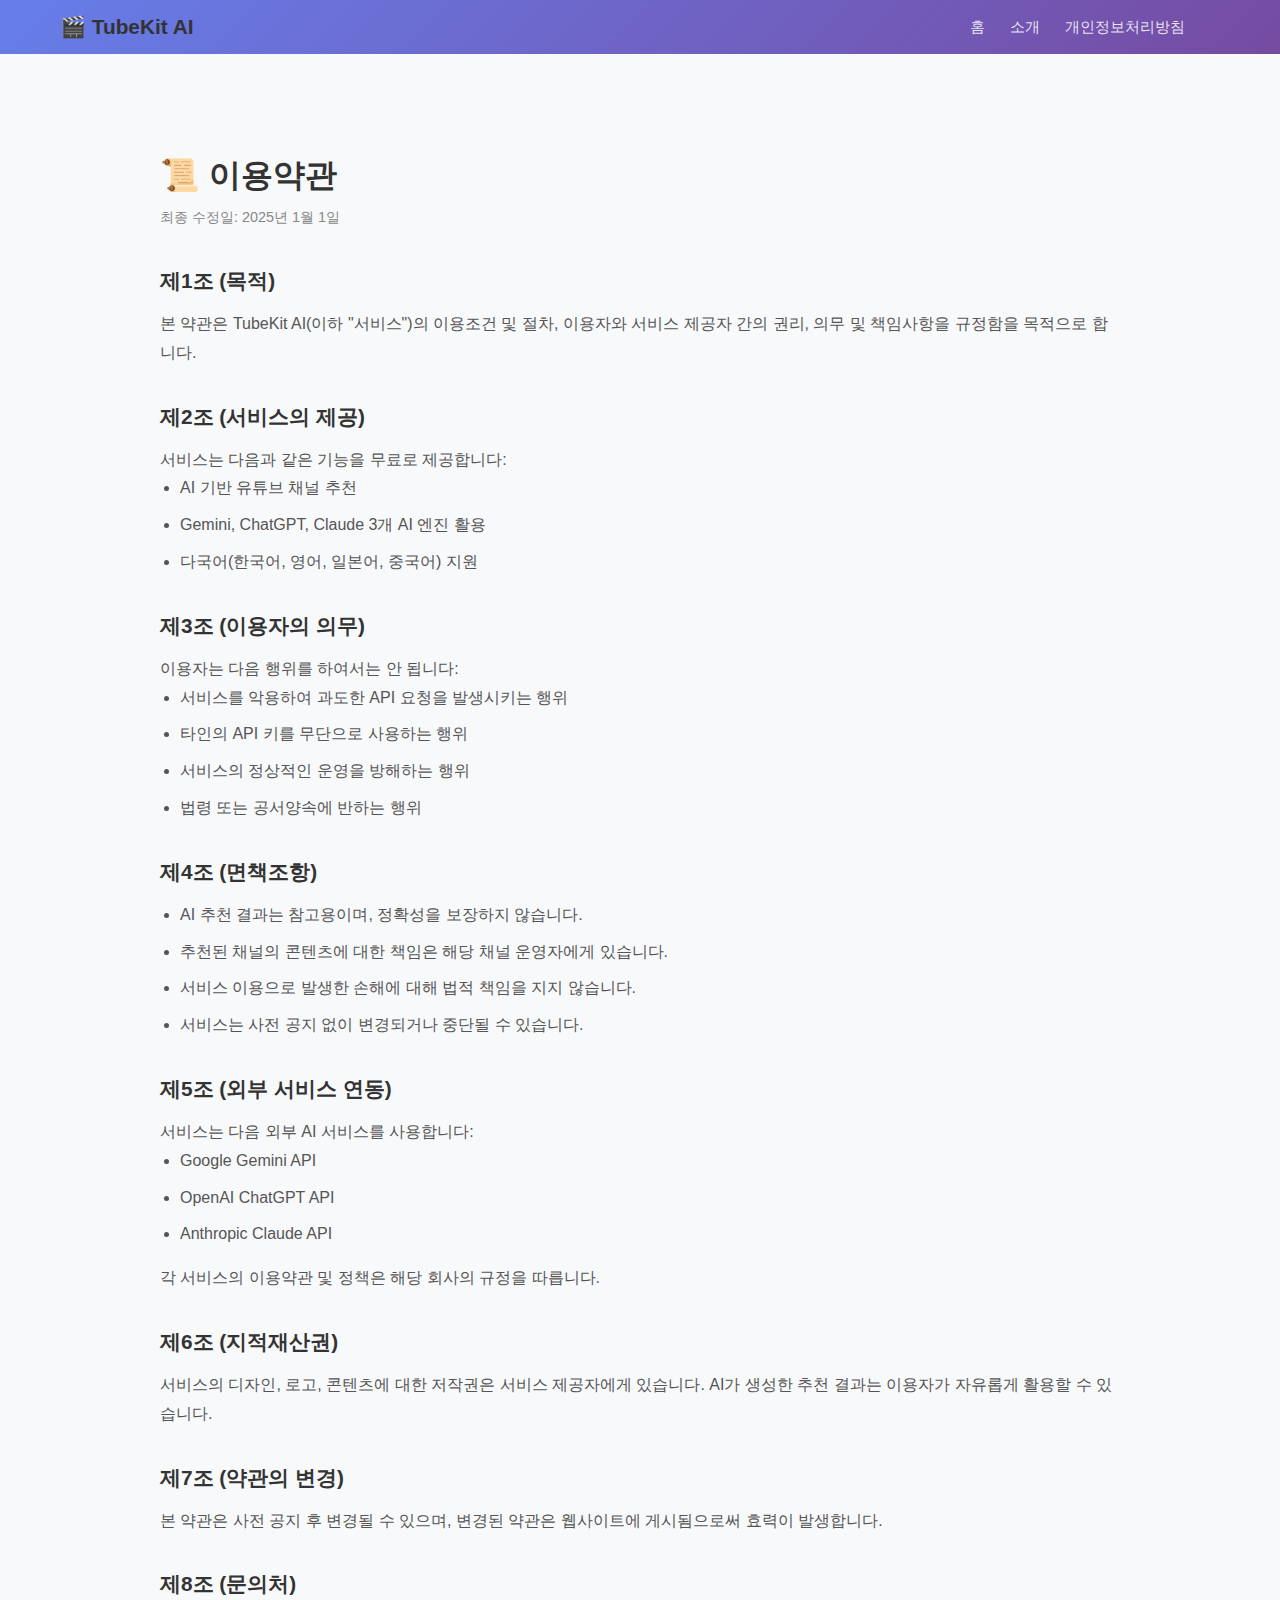
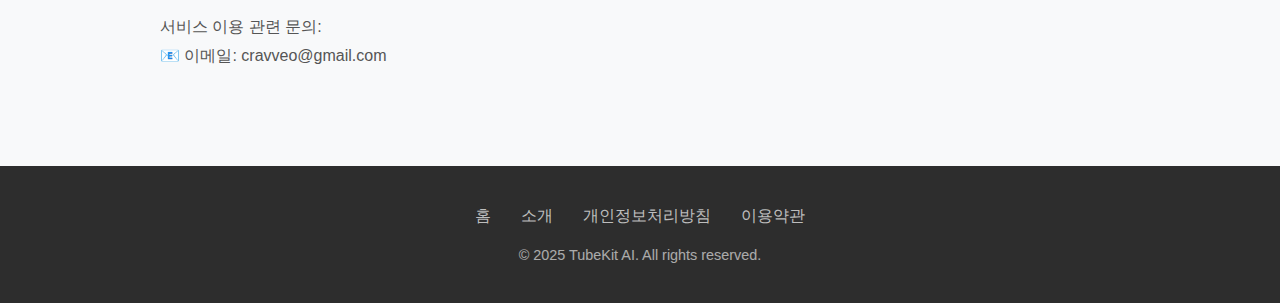
<file: terms.html>
<!DOCTYPE html>
<html lang="ko">

<head>
    <meta charset="UTF-8">
    <meta name="viewport" content="width=device-width, initial-scale=1.0">
    <title>이용약관 | TubeKit AI</title>
    <meta name="description" content="TubeKit AI 서비스의 이용약관입니다.">
    <meta name="robots" content="index, follow">
    <link rel="canonical" href="https://www.cravveo.com/terms.html">
    <link rel="stylesheet" href="style.css">
</head>

<body>
    <div class="page-container">
        <!-- 헤더 -->
        <header class="page-header">
            <nav class="page-nav">
                <a href="/" class="nav-logo">🎬 TubeKit AI</a>
                <div class="nav-links">
                    <a href="/">홈</a>
                    <a href="/about.html">소개</a>
                    <a href="/privacy.html">개인정보처리방침</a>
                    <div id="google_translate_element" style="display:inline-block;margin-left:10px;"></div>
                </div>
            </nav>
        </header>

        <!-- 메인 콘텐츠 -->
        <main class="page-content legal-content">
            <h1>📜 이용약관</h1>
            <p class="last-updated">최종 수정일: 2025년 1월 1일</p>

            <section class="legal-section">
                <h2>제1조 (목적)</h2>
                <p>
                    본 약관은 TubeKit AI(이하 "서비스")의 이용조건 및 절차,
                    이용자와 서비스 제공자 간의 권리, 의무 및 책임사항을 규정함을 목적으로 합니다.
                </p>
            </section>

            <section class="legal-section">
                <h2>제2조 (서비스의 제공)</h2>
                <p>서비스는 다음과 같은 기능을 무료로 제공합니다:</p>
                <ul>
                    <li>AI 기반 유튜브 채널 추천</li>
                    <li>Gemini, ChatGPT, Claude 3개 AI 엔진 활용</li>
                    <li>다국어(한국어, 영어, 일본어, 중국어) 지원</li>
                </ul>
            </section>

            <section class="legal-section">
                <h2>제3조 (이용자의 의무)</h2>
                <p>이용자는 다음 행위를 하여서는 안 됩니다:</p>
                <ul>
                    <li>서비스를 악용하여 과도한 API 요청을 발생시키는 행위</li>
                    <li>타인의 API 키를 무단으로 사용하는 행위</li>
                    <li>서비스의 정상적인 운영을 방해하는 행위</li>
                    <li>법령 또는 공서양속에 반하는 행위</li>
                </ul>
            </section>

            <section class="legal-section">
                <h2>제4조 (면책조항)</h2>
                <ul>
                    <li>AI 추천 결과는 참고용이며, 정확성을 보장하지 않습니다.</li>
                    <li>추천된 채널의 콘텐츠에 대한 책임은 해당 채널 운영자에게 있습니다.</li>
                    <li>서비스 이용으로 발생한 손해에 대해 법적 책임을 지지 않습니다.</li>
                    <li>서비스는 사전 공지 없이 변경되거나 중단될 수 있습니다.</li>
                </ul>
            </section>

            <section class="legal-section">
                <h2>제5조 (외부 서비스 연동)</h2>
                <p>서비스는 다음 외부 AI 서비스를 사용합니다:</p>
                <ul>
                    <li>Google Gemini API</li>
                    <li>OpenAI ChatGPT API</li>
                    <li>Anthropic Claude API</li>
                </ul>
                <p>각 서비스의 이용약관 및 정책은 해당 회사의 규정을 따릅니다.</p>
            </section>

            <section class="legal-section">
                <h2>제6조 (지적재산권)</h2>
                <p>
                    서비스의 디자인, 로고, 콘텐츠에 대한 저작권은 서비스 제공자에게 있습니다.
                    AI가 생성한 추천 결과는 이용자가 자유롭게 활용할 수 있습니다.
                </p>
            </section>

            <section class="legal-section">
                <h2>제7조 (약관의 변경)</h2>
                <p>
                    본 약관은 사전 공지 후 변경될 수 있으며,
                    변경된 약관은 웹사이트에 게시됨으로써 효력이 발생합니다.
                </p>
            </section>

            <section class="legal-section">
                <h2>제8조 (문의처)</h2>
                <p>서비스 이용 관련 문의:</p>
                <p>📧 이메일: cravveo@gmail.com</p>
            </section>
        </main>

        <!-- 푸터 -->
        <footer class="page-footer">
            <div class="footer-links">
                <a href="/">홈</a>
                <a href="/about.html">소개</a>
                <a href="/privacy.html">개인정보처리방침</a>
                <a href="/terms.html">이용약관</a>
            </div>
            <p class="copyright">© 2025 TubeKit AI. All rights reserved.</p>
        </footer>
    </div>
    <!-- Google Translate Widget -->
    <script type="text/javascript">
        function googleTranslateElementInit() {
            new google.translate.TranslateElement({
                pageLanguage: 'ko',
                layout: google.translate.TranslateElement.InlineLayout.SIMPLE,
                autoDisplay: false
            }, 'google_translate_element');
        }
    </script>
    <script type="text/javascript"
        src="//translate.google.com/translate_a/element.js?cb=googleTranslateElementInit"></script>
</body>

</html>
</file>
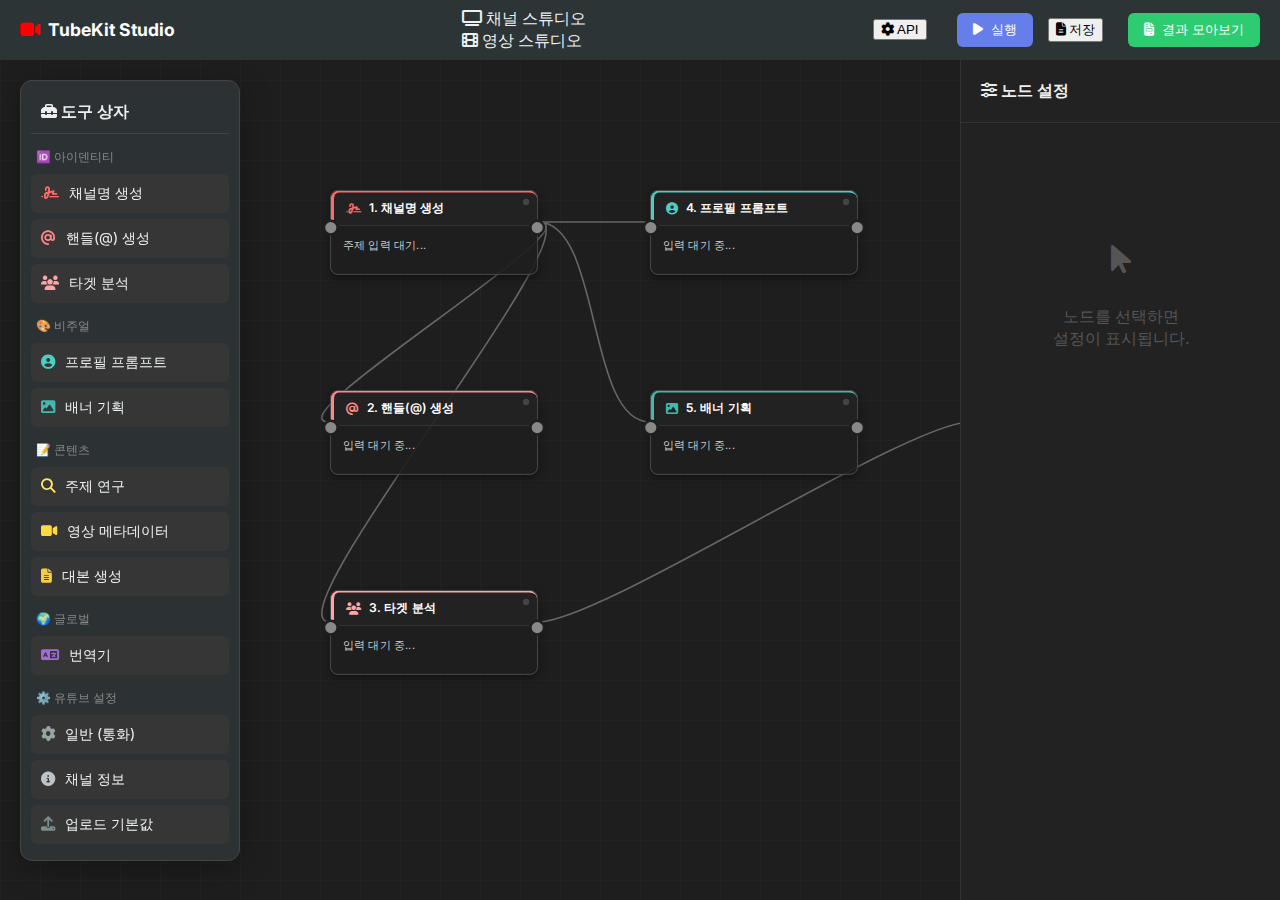
<file: workflow.html>
<!DOCTYPE html>
<html lang="ko">

<head>
    <meta charset="UTF-8">
    <meta name="viewport" content="width=device-width, initial-scale=1.0">
    <title>TubeKit AI - Channel Factory</title>
    <link rel="icon" type="image/png" href="/favicon.png">
    <link rel="apple-touch-icon" href="/favicon.png">
    <!-- Open Graph -->
    <meta property="og:type" content="website">
    <meta property="og:url" content="https://www.cravveo.com/workflow.html">
    <meta property="og:title" content="AI 유튜브 채널 생성 공장 | 원클릭 기획">
    <meta property="og:description" content="AI가 채널명부터 로고, 배너, 대본까지 한 번에 생성해주는 자동화 공장입니다.">
    <meta property="og:image"
        content="https://images.unsplash.com/photo-1598550476439-6847785fcea6?auto=format&fit=crop&q=80&w=1200">

    <!-- Font Awesome -->
    <link rel="stylesheet" href="https://cdnjs.cloudflare.com/ajax/libs/font-awesome/6.4.0/css/all.min.css">
    <!-- Google Fonts -->
    <link href="https://fonts.googleapis.com/css2?family=Inter:wght@400;500;600&display=swap" rel="stylesheet">
    <link rel="stylesheet" href="workflow.css">
</head>

<body>
    <!-- Header -->
    <header>
        <div class="logo-area">
            <a href="/" style="color:white; text-decoration:none; display:flex; align-items:center; gap:8px;">
                <i class="fas fa-video" style="color:#FF0000;"></i> <span style="font-weight:700;">TubeKit Studio</span>
            </a>
        </div>

        <!-- Navigation Tabs -->
        <div class="nav-tabs">
            <div class="nav-tab active" id="tab-channel" onclick="switchMode('channel')">
                <i class="fas fa-tv"></i> 채널 스튜디오
            </div>
            <div class="nav-tab" id="tab-video" onclick="switchMode('video')">
                <i class="fas fa-film"></i> 영상 스튜디오
            </div>
        </div>

        <div class="actions">
            <button id="api-settings-btn" class="btn-api"><i class="fas fa-cog"></i> API</button>
            <div id="google_translate_element"></div>
            <button class="btn-primary" id="run-workflow-btn"><i class="fas fa-play"></i> 실행</button>
            <button class="btn-secondary" onclick="showExportModal()"><i class="fas fa-file-alt"></i> 저장</button>
        </div>
    </header>

    <!-- Main Workspace -->
    <div class="workspace">
        <!-- Floating Toolbar (Draggable Nodes) -->
        <div class="floating-toolbar">
            <div class="toolbar-header">
                <i class="fas fa-toolbox"></i> 도구 상자
            </div>

            <div class="toolbar-section">
                <div class="section-title">🆔 아이덴티티</div>
                <div class="toolbar-item" draggable="true" data-type="channel-name">
                    <i class="fas fa-signature" style="color: #FF6B6B;"></i> 채널명 생성
                </div>
                <div class="toolbar-item" draggable="true" data-type="channel-handle">
                    <i class="fas fa-at" style="color: #FF8787;"></i> 핸들(@) 생성
                </div>
                <div class="toolbar-item" draggable="true" data-type="target-audience">
                    <i class="fas fa-users" style="color: #FFA5A5;"></i> 타겟 분석
                </div>
            </div>

            <div class="toolbar-section">
                <div class="section-title">🎨 비주얼</div>
                <div class="toolbar-item" draggable="true" data-type="profile-pic">
                    <i class="fas fa-user-circle" style="color: #4ECDC4;"></i> 프로필 프롬프트
                </div>
                <div class="toolbar-item" draggable="true" data-type="banner-image">
                    <i class="fas fa-image" style="color: #45B7AF;"></i> 배너 기획
                </div>
            </div>

            <div class="toolbar-section">
                <div class="section-title">📝 콘텐츠</div>
                <div class="toolbar-item" draggable="true" data-type="topic-research">
                    <i class="fas fa-search" style="color: #FFE66D;"></i> 주제 연구
                </div>
                <div class="toolbar-item" draggable="true" data-type="video-metadata">
                    <i class="fas fa-video" style="color: #FFD93D;"></i> 영상 메타데이터
                </div>
                <div class="toolbar-item" draggable="true" data-type="script-gen">
                    <i class="fas fa-file-alt" style="color: #F7C948;"></i> 대본 생성
                </div>
            </div>

            <div class="toolbar-section">
                <div class="section-title">🌍 글로벌</div>
                <div class="toolbar-item" draggable="true" data-type="translator">
                    <i class="fas fa-language" style="color: #A06CD5;"></i> 번역기
                </div>
            </div>

            <div class="toolbar-section">
                <div class="section-title">⚙️ 유튜브 설정</div>
                <div class="toolbar-item" draggable="true" data-type="settings-general">
                    <i class="fas fa-cog" style="color: #95A5A6;"></i> 일반 (통화)
                </div>
                <div class="toolbar-item" draggable="true" data-type="settings-channel">
                    <i class="fas fa-info-circle" style="color: #BDC3C7;"></i> 채널 정보
                </div>
                <div class="toolbar-item" draggable="true" data-type="settings-upload">
                    <i class="fas fa-upload" style="color: #7F8C8D;"></i> 업로드 기본값
                </div>
            </div>
        </div>

        <!-- Canvas -->
        <div id="canvas-container" class="canvas-container">
            <div id="nodes-layer" class="layer nodes-layer">
                <!-- Nodes will be injected here -->
            </div>
            <svg id="connections-layer" class="layer connections-layer">
                <!-- Connections will be drawn here -->
            </svg>
            <div class="grid-background"></div>
        </div>

        <!-- Right Sidebar (Properties) -->
        <div class="sidebar">
            <div class="sidebar-header">
                <i class="fas fa-sliders-h"></i> 노드 설정
            </div>
            <div id="properties-content" class="sidebar-content">
                <div class="empty-state">
                    <i class="fas fa-mouse-pointer"></i>
                    <p>노드를 선택하면<br>설정이 표시됩니다.</p>
                </div>
            </div>
        </div>
    </div>

    <!-- API Settings Modal -->
    <div id="api-modal" class="modal hidden">
        <div class="modal-content" style="background: #2D2D2D; color: #EEE; border: 1px solid #444;">
            <div class="modal-header" style="border-bottom: 1px solid #444;">
                <h3>🔑 API 키 설정</h3>
                <button type="button" class="modal-close" id="close-api-modal" style="color: #AAA;">&times;</button>
            </div>
            <div class="modal-body">
                <p style="font-size: 0.9rem; color: #AAA; margin-bottom: 20px;">
                    입력한 API 키는 브라우저 로컬 스토리지에 안전하게 저장되며, 서버로 전송되지 않습니다.
                </p>

                <div class="form-group" style="margin-bottom: 15px;">
                    <label style="display: block; margin-bottom: 5px; color: #4aaef5;">🤖 Gemini API Key</label>
                    <input type="password" id="gemini-key" placeholder="AIza..."
                        style="width: 100%; padding: 8px; background: #333; border: 1px solid #555; color: white; border-radius: 4px;">
                </div>

                <div class="form-group" style="margin-bottom: 15px;">
                    <label style="display: block; margin-bottom: 5px; color: #19c37d;">💬 ChatGPT API Key</label>
                    <input type="password" id="chatgpt-key" placeholder="sk-..."
                        style="width: 100%; padding: 8px; background: #333; border: 1px solid #555; color: white; border-radius: 4px;">
                </div>

                <div class="form-group" style="margin-bottom: 20px;">
                    <label style="display: block; margin-bottom: 5px; color: #d97757;">🧠 Claude API Key</label>
                    <input type="password" id="claude-key" placeholder="sk-ant-..."
                        style="width: 100%; padding: 8px; background: #333; border: 1px solid #555; color: white; border-radius: 4px;">
                </div>

                <div style="display: flex; gap: 10px; justify-content: flex-end;">
                    <button id="save-api-keys" class="btn-primary" style="background: #4aaef5;">저장하기</button>
                    <button id="clear-api-keys" class="btn-secondary"
                        style="background: #e74c3c; border: none; color: white;">초기화</button>
                </div>
            </div>
        </div>
    </div>

    <!-- Shared Styles for Modal (Quick Inject) -->
    <style>
        .modal {
            position: fixed;
            top: 0;
            left: 0;
            width: 100%;
            height: 100%;
            background: rgba(0, 0, 0, 0.7);
            z-index: 2000;
            display: flex;
            align-items: center;
            justify-content: center;
        }

        .modal.hidden {
            display: none;
        }

        .modal-content {
            background: #2D2D2D;
            padding: 20px;
            border-radius: 8px;
            width: 400px;
            max-width: 90%;
            box-shadow: 0 4px 15px rgba(0, 0, 0, 0.5);
        }

        .modal-header {
            display: flex;
            justify-content: space-between;
            align-items: center;
            margin-bottom: 15px;
        }

        .modal-close {
            background: none;
            border: none;
            font-size: 24px;
            cursor: pointer;
        }
    </style>

    <!-- API Client (Shared) -->
    <script src="api-client.js"></script>
    <!-- Core Engine -->
    <script src="workflow.js"></script>

    <!-- Google Translate Widget -->
    <script type="text/javascript">
        function googleTranslateElementInit() {
            new google.translate.TranslateElement({
                pageLanguage: 'ko',
                layout: google.translate.TranslateElement.InlineLayout.SIMPLE,
                autoDisplay: false
            }, 'google_translate_element');
        }
    </script>
    <script type="text/javascript"
        src="//translate.google.com/translate_a/element.js?cb=googleTranslateElementInit"></script>
</body>

</html>
</file>
<file: style.css>
* {
    margin: 0;
    padding: 0;
    box-sizing: border-box;
}

body {
    font-family: 'Segoe UI', Tahoma, Geneva, Verdana, sans-serif;
    background: linear-gradient(135deg, #667eea 0%, #764ba2 100%);
    min-height: 100vh;
}

/* 고정 네비게이션 바 */
.navbar {
    position: fixed;
    top: 0;
    left: 0;
    right: 0;
    background: rgba(255, 255, 255, 0.95);
    backdrop-filter: blur(10px);
    box-shadow: 0 2px 20px rgba(0, 0, 0, 0.1);
    z-index: 1000;
    padding: 0 20px;
}

.nav-container {
    max-width: 1200px;
    margin: 0 auto;
    display: flex;
    align-items: center;
    justify-content: space-between;
    height: 60px;
}

.nav-logo {
    font-size: 1.2rem;
    font-weight: 700;
    color: #333 !important;
    text-decoration: none;
    text-shadow: none;
}

.nav-menu {
    display: flex;
    gap: 30px;
}

.nav-link {
    color: #555;
    text-decoration: none;
    font-size: 0.95rem;
    font-weight: 500;
    transition: color 0.3s;
}

.nav-link:hover,
.nav-link.active {
    color: #667eea;
}

/* 네비게이션 버튼 스타일 */
.nav-btn {
    background: none;
    border: none;
    cursor: pointer;
    padding: 8px 12px;
    border-radius: 6px;
    transition: background 0.3s;
}

.nav-btn:hover {
    background: rgba(102, 126, 234, 0.1);
}

.nav-translate {
    min-width: 100px;
}

/* 히어로 섹션 */
.hero-section {
    padding: 120px 20px 60px;
    text-align: center;
    margin-top: 60px;
    /* navbar 높이 */
}

.hero-content {
    max-width: 800px;
    margin: 0 auto;
}

.hero-section h1 {
    font-size: 2.2rem;
    color: white;
    margin-bottom: 15px;
    text-shadow: 2px 2px 4px rgba(0, 0, 0, 0.2);
}

.hero-subtitle {
    font-size: 1.1rem;
    color: rgba(255, 255, 255, 0.9);
    max-width: 600px;
    margin: 0 auto 25px;
    line-height: 1.6;
}

/* 메인 콘텐츠 래퍼 */
.main-wrapper {
    max-width: 1100px;
    margin: 0 auto;
    padding: 40px 20px;
}

/* 예전 container 호환 */
.container {
    max-width: 1000px;
    margin: 0 auto;
}

header {
    text-align: center;
    margin-bottom: 40px;
    color: white;
}

header h1 {
    font-size: 2rem;
    margin-bottom: 10px;
    text-shadow: 2px 2px 4px rgba(0, 0, 0, 0.2);
}

.subtitle {
    font-size: 1rem;
    opacity: 0.9;
    max-width: 600px;
    margin: 0 auto;
    line-height: 1.6;
}

@media (max-width: 768px) {
    .nav-menu {
        display: none;
    }

    .hero-section h1 {
        font-size: 1.6rem;
    }

    .hero-subtitle {
        font-size: 1rem;
    }
}

/* AI 기술 배지 */
.tech-badges {
    display: flex;
    justify-content: center;
    gap: 15px;
    margin-top: 25px;
    flex-wrap: wrap;
}

.tech-badge {
    padding: 8px 16px;
    border-radius: 20px;
    font-size: 0.9rem;
    font-weight: 600;
    color: white;
    backdrop-filter: blur(10px);
    transition: transform 0.3s, box-shadow 0.3s;
    cursor: pointer;
    text-decoration: none;
}

.tech-badge:hover {
    transform: translateY(-2px);
    box-shadow: 0 5px 15px rgba(0, 0, 0, 0.3);
}

.tech-badge.gemini {
    background: linear-gradient(135deg, #4285f4, #34a853);
}

.tech-badge.chatgpt {
    background: linear-gradient(135deg, #10a37f, #1a7f64);
}

.tech-badge.claude {
    background: linear-gradient(135deg, #cc785c, #a85e42);
}

/* 특징 섹션 */
.features-section {
    display: grid;
    grid-template-columns: repeat(3, 1fr);
    gap: 20px;
    margin-bottom: 30px;
}

.feature-card {
    background: rgba(255, 255, 255, 0.15);
    backdrop-filter: blur(10px);
    border: 1px solid rgba(255, 255, 255, 0.2);
    border-radius: 16px;
    padding: 25px 20px;
    text-align: center;
    color: white;
    transition: transform 0.3s, box-shadow 0.3s;
    cursor: pointer;
}

.feature-card:hover {
    transform: translateY(-5px);
    box-shadow: 0 10px 30px rgba(0, 0, 0, 0.2);
}

.feature-icon {
    font-size: 2.5rem;
    display: block;
    margin-bottom: 15px;
}

.feature-card h3 {
    font-size: 1.1rem;
    margin-bottom: 10px;
    color: white;
}

.feature-card p {
    font-size: 0.85rem;
    opacity: 0.9;
    line-height: 1.5;
}

@media (max-width: 768px) {
    .features-section {
        grid-template-columns: 1fr;
    }

    .tech-badges {
        gap: 10px;
    }
}

/* 언어 선택기 */
.language-selector {
    position: absolute;
    top: 0;
    right: 0;
}

.lang-btn {
    display: flex;
    align-items: center;
    gap: 8px;
    padding: 10px 16px;
    background: rgba(255, 255, 255, 0.2);
    border: 1px solid rgba(255, 255, 255, 0.3);
    border-radius: 8px;
    color: white;
    font-size: 0.9rem;
    cursor: pointer;
    transition: all 0.3s;
}

.lang-btn:hover {
    background: rgba(255, 255, 255, 0.3);
}

.lang-arrow {
    font-size: 0.7rem;
    transition: transform 0.3s;
}

.lang-btn.active .lang-arrow {
    transform: rotate(180deg);
}

.lang-dropdown {
    position: absolute;
    top: 100%;
    right: 0;
    margin-top: 8px;
    background: white;
    border-radius: 8px;
    box-shadow: 0 10px 30px rgba(0, 0, 0, 0.2);
    overflow: hidden;
    min-width: 140px;
    z-index: 100;
    animation: fadeIn 0.2s ease;
}

.lang-option {
    display: block;
    width: 100%;
    padding: 12px 16px;
    background: none;
    border: none;
    text-align: left;
    font-size: 0.95rem;
    cursor: pointer;
    transition: background 0.2s;
}

.lang-option:hover {
    background: #f3f4f6;
}

header {
    position: relative;
}

.form-section {
    background: white;
    border-radius: 16px;
    padding: 30px;
    box-shadow: 0 10px 40px rgba(0, 0, 0, 0.2);
}

.form-group {
    margin-bottom: 20px;
}

.form-row {
    display: grid;
    grid-template-columns: repeat(3, 1fr);
    gap: 15px;
    margin-bottom: 20px;
}

.form-row .form-group {
    margin-bottom: 0;
}

@media (max-width: 768px) {
    .form-row {
        grid-template-columns: 1fr;
    }
}

.form-group label {
    display: block;
    margin-bottom: 8px;
    font-weight: 600;
    color: #333;
    font-size: 0.95rem;
}

.form-group input,
.form-group select {
    width: 100%;
    padding: 14px 16px;
    border: 2px solid #e0e0e0;
    border-radius: 10px;
    font-size: 1rem;
    transition: border-color 0.3s, box-shadow 0.3s;
    background: white;
}

.form-group select {
    cursor: pointer;
    appearance: none;
    background-image: url("data:image/svg+xml,%3Csvg xmlns='http://www.w3.org/2000/svg' width='12' height='12' viewBox='0 0 12 12'%3E%3Cpath fill='%23667eea' d='M6 8L1 3h10z'/%3E%3C/svg%3E");
    background-repeat: no-repeat;
    background-position: right 16px center;
}

.form-group input:focus,
.form-group select:focus {
    outline: none;
    border-color: #667eea;
    box-shadow: 0 0 0 3px rgba(102, 126, 234, 0.2);
}

.form-group input::placeholder {
    color: #aaa;
}

.submit-btn {
    width: 100%;
    padding: 16px;
    background: linear-gradient(135deg, #667eea 0%, #764ba2 100%);
    color: white;
    border: none;
    border-radius: 10px;
    font-size: 1.1rem;
    font-weight: 600;
    cursor: pointer;
    transition: transform 0.2s, box-shadow 0.2s;
    margin-top: 10px;
    display: flex;
    align-items: center;
    justify-content: center;
    gap: 10px;
}

.submit-btn:hover:not(:disabled) {
    transform: translateY(-2px);
    box-shadow: 0 6px 20px rgba(102, 126, 234, 0.4);
}

.submit-btn:active:not(:disabled) {
    transform: translateY(0);
}

.submit-btn:disabled {
    opacity: 0.7;
    cursor: not-allowed;
}

.btn-loading {
    display: flex;
    align-items: center;
    gap: 10px;
}

.spinner {
    width: 20px;
    height: 20px;
    border: 3px solid rgba(255, 255, 255, 0.3);
    border-top-color: white;
    border-radius: 50%;
    animation: spin 1s linear infinite;
}

@keyframes spin {
    to {
        transform: rotate(360deg);
    }
}

.result-section {
    background: white;
    border-radius: 16px;
    padding: 30px;
    margin-top: 30px;
    box-shadow: 0 10px 40px rgba(0, 0, 0, 0.2);
    animation: fadeIn 0.5s ease;
}

.result-section h2 {
    color: #333;
    margin-bottom: 20px;
    font-size: 1.3rem;
    border-bottom: 2px solid #667eea;
    padding-bottom: 10px;
}

.result-item {
    background: #f8f9fa;
    border-radius: 12px;
    padding: 20px;
    margin-bottom: 15px;
    border-left: 4px solid #667eea;
    transition: transform 0.2s;
}

.result-item:hover {
    transform: translateX(5px);
}

.result-item:last-child {
    margin-bottom: 0;
}

.result-item h3 {
    color: #333;
    font-size: 1.1rem;
    margin-bottom: 8px;
}

.result-item p {
    color: #666;
    font-size: 0.95rem;
    line-height: 1.5;
}

.result-item .reason-label {
    color: #667eea;
    font-weight: 600;
}

.error-message {
    background: #fee2e2;
    border: 1px solid #fecaca;
    border-radius: 12px;
    padding: 20px;
    color: #dc2626;
    text-align: center;
}

.ai-badge {
    display: inline-block;
    padding: 4px 12px;
    border-radius: 20px;
    font-size: 0.8rem;
    font-weight: 600;
    margin-bottom: 15px;
}

.ai-badge.gemini {
    background: linear-gradient(135deg, #4285f4, #34a853);
    color: white;
}

.ai-badge.chatgpt {
    background: linear-gradient(135deg, #10a37f, #1a7f64);
    color: white;
}

.hidden {
    display: none !important;
}

@keyframes fadeIn {
    from {
        opacity: 0;
        transform: translateY(20px);
    }

    to {
        opacity: 1;
        transform: translateY(0);
    }
}

/* 결과 그리드 레이아웃 */
.result-grid {
    display: grid;
    grid-template-columns: repeat(3, 1fr);
    gap: 20px;
}

.result-column {
    background: #f8f9fa;
    border-radius: 12px;
    padding: 15px;
}

.ai-header {
    text-align: center;
    padding: 12px 16px;
    border-radius: 8px;
    font-weight: 600;
    font-size: 1rem;
    margin-bottom: 15px;
}

.ai-header.gemini {
    background: linear-gradient(135deg, #4285f4, #34a853);
    color: white;
}

.ai-header.chatgpt {
    background: linear-gradient(135deg, #10a37f, #1a7f64);
    color: white;
}

.ai-header.claude {
    background: linear-gradient(135deg, #cc785c, #a85e42);
    color: white;
}

.result-content {
    min-height: 200px;
}

/* 로딩 인디케이터 */
.loading-indicator {
    display: flex;
    flex-direction: column;
    align-items: center;
    justify-content: center;
    padding: 40px 20px;
    color: #666;
}

.loading-indicator .spinner {
    width: 40px;
    height: 40px;
    border: 4px solid #e0e0e0;
    border-top-color: #667eea;
    margin-bottom: 15px;
}

.loading-indicator p {
    font-size: 0.9rem;
}

@media (max-width: 768px) {
    .result-grid {
        grid-template-columns: 1fr;
    }
}

@media (max-width: 480px) {
    header h1 {
        font-size: 1.5rem;
    }

    .form-section,
    .result-section {
        padding: 20px;
    }
}

/* 사용 횟수 및 API 설정 섹션 */
.usage-info-section {
    display: flex;
    justify-content: space-between;
    align-items: center;
    margin-bottom: 20px;
    padding: 15px 20px;
    background: linear-gradient(135deg, #667eea 0%, #764ba2 100%);
    border-radius: 12px;
}

.usage-badge {
    display: flex;
    align-items: center;
    gap: 8px;
    color: white;
    font-weight: 600;
    font-size: 0.95rem;
}

.usage-badge.exhausted {
    color: #ffd700;
}

.usage-icon {
    font-size: 1.2rem;
}

.api-settings-btn {
    padding: 10px 16px;
    background: rgba(255, 255, 255, 0.2);
    border: 1px solid rgba(255, 255, 255, 0.3);
    border-radius: 8px;
    color: white;
    font-size: 0.9rem;
    cursor: pointer;
    transition: all 0.3s;
}

.api-settings-btn:hover {
    background: rgba(255, 255, 255, 0.3);
    transform: translateY(-1px);
}

/* API 키 설정 패널 */
.api-settings-panel {
    background: white;
    border-radius: 16px;
    padding: 25px;
    margin-bottom: 20px;
    box-shadow: 0 10px 40px rgba(0, 0, 0, 0.2);
    animation: slideDown 0.3s ease;
}

@keyframes slideDown {
    from {
        opacity: 0;
        transform: translateY(-10px);
    }

    to {
        opacity: 1;
        transform: translateY(0);
    }
}

.api-settings-header {
    margin-bottom: 20px;
}

.api-settings-header h3 {
    color: #333;
    font-size: 1.2rem;
    margin-bottom: 8px;
}

.api-settings-desc {
    color: #666;
    font-size: 0.9rem;
}

.api-settings-note {
    color: #10b981;
    font-size: 0.85rem;
    margin-top: 6px;
    padding: 8px 12px;
    background: #ecfdf5;
    border-radius: 6px;
    border-left: 3px solid #10b981;
}

.api-key-inputs {
    display: grid;
    grid-template-columns: repeat(3, 1fr);
    gap: 15px;
    margin-bottom: 20px;
}

.api-key-group {
    display: flex;
    flex-direction: column;
    gap: 6px;
}

.api-key-group label {
    font-weight: 600;
    color: #333;
    font-size: 0.85rem;
}

.api-key-group input {
    padding: 12px;
    border: 2px solid #e0e0e0;
    border-radius: 8px;
    font-size: 0.9rem;
    transition: border-color 0.3s;
}

.api-key-group input:focus {
    outline: none;
    border-color: #667eea;
}

.api-key-group input.has-key {
    border-color: #10b981;
    background: #f0fdf4;
}

.api-link {
    font-size: 0.8rem;
    color: #667eea;
    text-decoration: none;
}

.api-link:hover {
    text-decoration: underline;
}

.api-key-actions {
    display: flex;
    gap: 10px;
}

.save-keys-btn {
    flex: 1;
    padding: 12px;
    background: linear-gradient(135deg, #10b981, #059669);
    color: white;
    border: none;
    border-radius: 8px;
    font-size: 0.95rem;
    font-weight: 600;
    cursor: pointer;
    transition: all 0.3s;
}

.save-keys-btn:hover {
    transform: translateY(-1px);
    box-shadow: 0 4px 12px rgba(16, 185, 129, 0.4);
}

.clear-keys-btn {
    padding: 12px 20px;
    background: #f3f4f6;
    color: #6b7280;
    border: 1px solid #e5e7eb;
    border-radius: 8px;
    font-size: 0.95rem;
    cursor: pointer;
    transition: all 0.3s;
}

.clear-keys-btn:hover {
    background: #fee2e2;
    color: #dc2626;
    border-color: #fecaca;
}

/* 사용 불가 메시지 */
.usage-exhausted-message {
    background: linear-gradient(135deg, #fef3c7, #fde68a);
    border: 1px solid #f59e0b;
    border-radius: 12px;
    padding: 20px;
    margin-bottom: 20px;
    text-align: center;
}

.usage-exhausted-message h4 {
    color: #b45309;
    margin-bottom: 8px;
}

.usage-exhausted-message p {
    color: #92400e;
    font-size: 0.9rem;
}

/* API 키 없음 메시지 */
.no-key-message {
    display: flex;
    flex-direction: column;
    align-items: center;
    justify-content: center;
    padding: 40px 20px;
    text-align: center;
    color: #9ca3af;
    background: #f9fafb;
    border-radius: 8px;
    border: 2px dashed #e5e7eb;
}

.no-key-message p:first-child {
    font-size: 1.1rem;
    font-weight: 600;
    color: #6b7280;
    margin-bottom: 8px;
}

.no-key-message p:last-child {
    font-size: 0.85rem;
}

@media (max-width: 768px) {
    .usage-info-section {
        flex-direction: column;
        gap: 10px;
    }

    .api-key-inputs {
        grid-template-columns: 1fr;
    }
}

/* Footer 스타일 */
.site-footer {
    text-align: center;
    padding: 30px 20px;
    margin-top: 40px;
    color: rgba(255, 255, 255, 0.9);
}

.visitor-counter {
    display: inline-flex;
    align-items: center;
    gap: 10px;
    padding: 12px 24px;
    background: rgba(255, 255, 255, 0.15);
    backdrop-filter: blur(10px);
    border-radius: 30px;
    border: 1px solid rgba(255, 255, 255, 0.25);
    font-size: 1rem;
    font-weight: 600;
    margin-bottom: 15px;
    transition: transform 0.3s, box-shadow 0.3s;
}

.visitor-counter:hover {
    transform: translateY(-2px);
    box-shadow: 0 8px 20px rgba(0, 0, 0, 0.2);
}

.visitor-icon {
    font-size: 1.3rem;
}

.footer-nav {
    display: flex;
    justify-content: center;
    gap: 25px;
    margin-bottom: 20px;
    flex-wrap: wrap;
}

.footer-nav a {
    color: rgba(255, 255, 255, 0.7);
    text-decoration: none;
    font-size: 0.9rem;
    transition: color 0.3s;
}

.footer-nav a:hover {
    color: white;
}

.copyright {
    font-size: 0.85rem;
    opacity: 0.7;
}

/* SEO 소개 섹션 */
.seo-section {
    background: rgba(255, 255, 255, 0.95);
    padding: 60px 20px;
    margin-top: 40px;
}

.seo-container {
    max-width: 900px;
    margin: 0 auto;
}

.seo-section h2 {
    font-size: 1.8rem;
    color: #333;
    margin-bottom: 25px;
    text-align: center;
}

.seo-content p {
    font-size: 1rem;
    line-height: 1.8;
    color: #555;
    margin-bottom: 15px;
    text-align: justify;
}

.seo-content strong {
    color: #667eea;
}

/* FAQ 섹션 */
.faq-section {
    background: linear-gradient(135deg, #f5f7fa 0%, #e4e8ec 100%);
    padding: 60px 20px;
}

.faq-container {
    max-width: 800px;
    margin: 0 auto;
}

.faq-section h2 {
    font-size: 1.8rem;
    color: #333;
    margin-bottom: 30px;
    text-align: center;
}

.faq-item {
    background: white;
    border-radius: 12px;
    margin-bottom: 12px;
    overflow: hidden;
    box-shadow: 0 2px 10px rgba(0, 0, 0, 0.05);
}

.faq-question {
    width: 100%;
    padding: 20px 25px;
    background: white;
    border: none;
    text-align: left;
    font-size: 1rem;
    font-weight: 600;
    color: #333;
    cursor: pointer;
    display: flex;
    justify-content: space-between;
    align-items: center;
    transition: background 0.3s;
}

.faq-question:hover {
    background: #f8f9fa;
}

.faq-question::after {
    content: '+';
    font-size: 1.5rem;
    color: #667eea;
    transition: transform 0.3s;
}

.faq-item.active .faq-question::after {
    transform: rotate(45deg);
}

.faq-answer {
    max-height: 0;
    overflow: hidden;
    transition: max-height 0.3s ease-out;
}

.faq-item.active .faq-answer {
    max-height: 300px;
}

.faq-answer p {
    padding: 0 25px 20px;
    font-size: 0.95rem;
    line-height: 1.7;
    color: #666;
}

/* ========== 멀티 페이지 스타일 ========== */

/* 페이지 컨테이너 */
.page-container {
    min-height: 100vh;
    display: flex;
    flex-direction: column;
    background: #f8f9fa;
}

/* 페이지 헤더/네비게이션 */
.page-header {
    background: linear-gradient(135deg, #667eea 0%, #764ba2 100%);
    padding: 0;
    position: sticky;
    top: 0;
    z-index: 1000;
}

.page-nav {
    max-width: 1200px;
    margin: 0 auto;
    display: flex;
    justify-content: space-between;
    align-items: center;
    padding: 15px 20px;
}

.nav-logo {
    color: white;
    text-decoration: none;
    font-size: 1.3rem;
    font-weight: bold;
}

.nav-links {
    display: flex;
    gap: 25px;
}

.nav-links a {
    color: rgba(255, 255, 255, 0.85);
    text-decoration: none;
    font-size: 0.95rem;
    transition: color 0.3s;
}

.nav-links a:hover,
.nav-links a.active {
    color: white;
}

/* 페이지 콘텐츠 */
.page-content {
    flex: 1;
    max-width: 1000px;
    margin: 0 auto;
    padding: 60px 20px;
    width: 100%;
}

/* About 페이지 */
.about-hero {
    text-align: center;
    margin-bottom: 60px;
}

.about-hero h1 {
    font-size: 2.5rem;
    color: #333;
    margin-bottom: 15px;
}

.hero-subtitle {
    font-size: 1.2rem;
    color: #666;
}

.about-section {
    margin-bottom: 50px;
}

.about-section h2 {
    font-size: 1.6rem;
    color: #333;
    margin-bottom: 20px;
    border-bottom: 3px solid #667eea;
    padding-bottom: 10px;
    display: inline-block;
}

.about-section p {
    font-size: 1rem;
    line-height: 1.8;
    color: #555;
    margin-bottom: 15px;
}

.feature-grid {
    display: grid;
    grid-template-columns: repeat(2, 1fr);
    gap: 25px;
    margin-top: 20px;
}

.about-feature {
    background: #f8f9fa;
    padding: 25px;
    border-radius: 12px;
    text-align: center;
}

.feature-emoji {
    font-size: 2.5rem;
    display: block;
    margin-bottom: 15px;
}

.about-feature h3 {
    font-size: 1.1rem;
    color: #333;
    margin-bottom: 10px;
}

.about-feature p {
    font-size: 0.9rem;
    color: #666;
    margin: 0;
}

/* AI 카드 */
.ai-cards {
    display: grid;
    grid-template-columns: repeat(3, 1fr);
    gap: 20px;
    margin-top: 20px;
}

.ai-card {
    padding: 25px;
    border-radius: 12px;
    color: white;
}

.ai-card.gemini {
    background: linear-gradient(135deg, #4285f4, #34a853);
}

.ai-card.chatgpt {
    background: linear-gradient(135deg, #10a37f, #1a7f64);
}

.ai-card.claude {
    background: linear-gradient(135deg, #cc785c, #a85e42);
}

.ai-card h3 {
    font-size: 1.2rem;
    margin-bottom: 10px;
}

.ai-card p {
    font-size: 0.9rem;
    opacity: 0.95;
    line-height: 1.6;
}

/* CTA 섹션 */
.cta-section {
    text-align: center;
    background: linear-gradient(135deg, #667eea 0%, #764ba2 100%);
    padding: 50px;
    border-radius: 16px;
    color: white;
}

.cta-section h2 {
    color: white;
    border: none;
}

.cta-section p {
    color: rgba(255, 255, 255, 0.9);
}

.cta-button {
    display: inline-block;
    background: white;
    color: #667eea;
    padding: 15px 40px;
    border-radius: 30px;
    font-size: 1.1rem;
    font-weight: bold;
    text-decoration: none;
    margin-top: 20px;
    transition: transform 0.3s, box-shadow 0.3s;
}

.cta-button:hover {
    transform: translateY(-3px);
    box-shadow: 0 10px 30px rgba(0, 0, 0, 0.2);
}

/* Legal 페이지 (개인정보, 이용약관) */
.legal-content h1 {
    font-size: 2rem;
    color: #333;
    margin-bottom: 10px;
}

.last-updated {
    color: #888;
    font-size: 0.9rem;
    margin-bottom: 40px;
}

.legal-section {
    margin-bottom: 35px;
}

.legal-section h2 {
    font-size: 1.3rem;
    color: #333;
    margin-bottom: 15px;
}

.legal-section p,
.legal-section ul {
    font-size: 1rem;
    line-height: 1.8;
    color: #555;
}

.legal-section ul {
    margin-left: 20px;
    margin-bottom: 15px;
}

.legal-section li {
    margin-bottom: 8px;
}

.legal-section .notice {
    background: #fff3cd;
    padding: 15px;
    border-left: 4px solid #ffc107;
    border-radius: 4px;
    margin-top: 15px;
}

/* 페이지 푸터 */
.page-footer {
    background: #2d2d2d;
    color: white;
    padding: 40px 20px;
    text-align: center;
}

.footer-links {
    display: flex;
    justify-content: center;
    gap: 30px;
    margin-bottom: 20px;
    flex-wrap: wrap;
}

.footer-links a {
    color: rgba(255, 255, 255, 0.7);
    text-decoration: none;
    transition: color 0.3s;
}

.footer-links a:hover {
    color: white;
}

.page-footer .copyright {
    opacity: 0.6;
    font-size: 0.9rem;
}

/* 반응형 */
@media (max-width: 768px) {
    .nav-links {
        gap: 15px;
        font-size: 0.85rem;
    }

    .feature-grid,
    .ai-cards {
        grid-template-columns: 1fr;
    }

    .about-hero h1 {
        font-size: 1.8rem;
    }

    .footer-links {
        gap: 15px;
    }
}

/* ========================================
   새로운 기능 스타일
   ======================================== */

/* 버튼 행 */
.button-row {
    display: flex;
    gap: 15px;
    margin-top: 10px;
}

.random-btn {
    flex: 0 0 auto;
    padding: 16px 24px;
    background: linear-gradient(135deg, #f59e0b 0%, #d97706 100%);
    color: white;
    border: none;
    border-radius: 10px;
    font-size: 1rem;
    font-weight: 600;
    cursor: pointer;
    transition: transform 0.2s, box-shadow 0.2s;
    white-space: nowrap;
}

.random-btn:hover {
    transform: translateY(-2px);
    box-shadow: 0 6px 20px rgba(245, 158, 11, 0.4);
}

.button-row .submit-btn {
    flex: 1;
    margin-top: 0;
}

/* 결과 헤더 */
.result-header {
    display: flex;
    justify-content: space-between;
    align-items: center;
    margin-bottom: 20px;
    padding-bottom: 15px;
    border-bottom: 2px solid #667eea;
}

.result-header h2 {
    margin-bottom: 0;
    border-bottom: none;
    padding-bottom: 0;
}

.result-actions {
    display: flex;
    gap: 10px;
}

.action-btn {
    padding: 10px 16px;
    border: none;
    border-radius: 8px;
    font-size: 0.9rem;
    font-weight: 600;
    cursor: pointer;
    transition: all 0.3s;
}

.favorite-all-btn {
    background: linear-gradient(135deg, #fbbf24 0%, #f59e0b 100%);
    color: white;
}

.favorite-all-btn:hover {
    transform: translateY(-2px);
    box-shadow: 0 4px 12px rgba(251, 191, 36, 0.4);
}

.share-btn {
    background: linear-gradient(135deg, #3b82f6 0%, #2563eb 100%);
    color: white;
}

.share-btn:hover {
    transform: translateY(-2px);
    box-shadow: 0 4px 12px rgba(59, 130, 246, 0.4);
}

/* 모달 스타일 */
.modal {
    position: fixed;
    top: 0;
    left: 0;
    width: 100%;
    height: 100%;
    background: rgba(0, 0, 0, 0.6);
    backdrop-filter: blur(4px);
    display: flex;
    align-items: center;
    justify-content: center;
    z-index: 2000;
    animation: fadeIn 0.3s ease;
}

.modal.hidden {
    display: none;
}

.modal-content {
    background: white;
    border-radius: 16px;
    width: 90%;
    max-width: 600px;
    max-height: 80vh;
    overflow: hidden;
    box-shadow: 0 20px 60px rgba(0, 0, 0, 0.3);
    animation: slideUp 0.3s ease;
}

.modal-sm {
    max-width: 400px;
}

@keyframes slideUp {
    from {
        opacity: 0;
        transform: translateY(30px);
    }

    to {
        opacity: 1;
        transform: translateY(0);
    }
}

.modal-header {
    display: flex;
    justify-content: space-between;
    align-items: center;
    padding: 20px 25px;
    background: linear-gradient(135deg, #667eea 0%, #764ba2 100%);
    color: white;
}

.modal-header h3 {
    margin: 0;
    font-size: 1.2rem;
}

.modal-close {
    background: none;
    border: none;
    color: white;
    font-size: 1.8rem;
    cursor: pointer;
    opacity: 0.8;
    transition: opacity 0.3s;
    line-height: 1;
}

.modal-close:hover {
    opacity: 1;
}

.modal-body {
    padding: 25px;
    max-height: 400px;
    overflow-y: auto;
}

.modal-footer {
    padding: 15px 25px;
    border-top: 1px solid #e5e7eb;
    display: flex;
    justify-content: flex-end;
}

.clear-btn {
    padding: 10px 20px;
    background: #fee2e2;
    color: #dc2626;
    border: 1px solid #fecaca;
    border-radius: 8px;
    font-size: 0.9rem;
    cursor: pointer;
    transition: all 0.3s;
}

.clear-btn:hover {
    background: #dc2626;
    color: white;
}

.empty-message {
    text-align: center;
    color: #9ca3af;
    padding: 40px 20px;
}

/* 즐겨찾기/히스토리 아이템 */
.saved-item {
    background: #f8f9fa;
    border-radius: 12px;
    padding: 15px;
    margin-bottom: 12px;
    border-left: 4px solid #667eea;
}

.saved-item:last-child {
    margin-bottom: 0;
}

.saved-item-header {
    display: flex;
    justify-content: space-between;
    align-items: flex-start;
    margin-bottom: 10px;
}

.saved-item-title {
    font-weight: 600;
    color: #333;
    font-size: 1rem;
}

.saved-item-date {
    font-size: 0.8rem;
    color: #9ca3af;
}

.saved-item-content {
    font-size: 0.9rem;
    color: #666;
    line-height: 1.5;
}

.saved-item-actions {
    display: flex;
    gap: 8px;
    margin-top: 10px;
}

.saved-item-btn {
    padding: 6px 12px;
    border: none;
    border-radius: 6px;
    font-size: 0.8rem;
    cursor: pointer;
    transition: all 0.3s;
}

.saved-item-btn.delete {
    background: #fee2e2;
    color: #dc2626;
}

.saved-item-btn.delete:hover {
    background: #dc2626;
    color: white;
}

/* 공유 버튼 스타일 */
.share-buttons {
    display: grid;
    grid-template-columns: repeat(2, 1fr);
    gap: 12px;
}

.share-option {
    display: flex;
    flex-direction: column;
    align-items: center;
    gap: 8px;
    padding: 20px;
    background: #f8f9fa;
    border: 2px solid #e5e7eb;
    border-radius: 12px;
    cursor: pointer;
    transition: all 0.3s;
}

.share-option:hover {
    border-color: #667eea;
    background: #f0f3ff;
    transform: translateY(-2px);
}

.share-icon {
    font-size: 2rem;
}

.share-option span:last-child {
    font-size: 0.9rem;
    font-weight: 500;
    color: #333;
}

/* 토스트 알림 */
.toast {
    position: fixed;
    bottom: 30px;
    left: 50%;
    transform: translateX(-50%);
    padding: 14px 28px;
    background: #333;
    color: white;
    border-radius: 10px;
    font-size: 0.95rem;
    font-weight: 500;
    box-shadow: 0 10px 30px rgba(0, 0, 0, 0.3);
    z-index: 3000;
    animation: toastSlide 0.3s ease;
}

.toast.hidden {
    display: none;
}

.toast.success {
    background: linear-gradient(135deg, #10b981, #059669);
}

.toast.error {
    background: linear-gradient(135deg, #ef4444, #dc2626);
}

@keyframes toastSlide {
    from {
        opacity: 0;
        transform: translateX(-50%) translateY(20px);
    }

    to {
        opacity: 1;
        transform: translateX(-50%) translateY(0);
    }
}

/* 반응형 추가 */
@media (max-width: 768px) {
    .button-row {
        flex-direction: column;
    }

    .random-btn {
        width: 100%;
    }

    .result-header {
        flex-direction: column;
        gap: 15px;
        text-align: center;
    }

    .share-buttons {
        grid-template-columns: 1fr;
    }

    .nav-btn {
        display: none;
    }
}

/* 공유 모달 섹션 타이틀 */
.share-section-title {
    font-size: 0.9rem;
    color: #666;
    margin-bottom: 12px;
    margin-top: 20px;
    font-weight: 600;
}

.share-section-title:first-child {
    margin-top: 0;
}

/* 다운로드 버튼 스타일 */
.download-option {
    background: linear-gradient(135deg, #10b981 0%, #059669 100%) !important;
    border-color: #10b981 !important;
}

.download-option:hover {
    background: linear-gradient(135deg, #059669 0%, #047857 100%) !important;
    border-color: #059669 !important;
}

.download-option span:last-child {
    color: white !important;
}
</file>
<file: workflow.css>
/* Base Reset */
* {
    box-sizing: border-box;
}

body {
    margin: 0;
    padding: 0;
    background-color: #1a1a1a;
    color: #ecf0f1;
    font-family: 'Inter', sans-serif;
    overflow: hidden;
}

/* Header */
header {
    height: 60px;
    background: #2d3436;
    border-bottom: 1px solid #333;
    display: flex;
    justify-content: space-between;
    align-items: center;
    padding: 0 20px;
    z-index: 100;
    position: relative;
}

.logo-area {
    display: flex;
    align-items: center;
    gap: 10px;
    font-weight: 600;
    font-size: 1.1rem;
}

.badge {
    background: #FFD700;
    color: black;
    font-size: 0.7rem;
    padding: 2px 6px;
    border-radius: 4px;
    margin-left: 5px;
    font-weight: bold;
}

.actions {
    display: flex;
    align-items: center;
    gap: 15px;
}

.status-text {
    font-size: 0.9rem;
    color: #aaa;
}

.btn-primary {
    background: #667eea;
    border: none;
    padding: 8px 16px;
    color: white;
    border-radius: 6px;
    cursor: pointer;
    font-weight: 500;
    display: flex;
    align-items: center;
    gap: 8px;
    transition: background 0.2s;
}

.btn-primary:hover {
    background: #5a6fd6;
}

/* Workspace Layout */
.workspace {
    display: flex;
    height: calc(100vh - 60px);
    position: relative;
}

/* Floating Toolbar */
.floating-toolbar {
    position: absolute;
    top: 20px;
    left: 20px;
    width: 220px;
    background: rgba(45, 52, 54, 0.95);
    backdrop-filter: blur(10px);
    border: 1px solid #444;
    border-radius: 12px;
    z-index: 20;
    padding: 10px;
    box-shadow: 0 8px 32px rgba(0, 0, 0, 0.3);
}

.toolbar-header {
    padding: 10px;
    border-bottom: 1px solid #444;
    font-weight: 600;
    color: #eee;
}

.toolbar-section {
    margin-top: 15px;
}

.section-title {
    font-size: 0.75rem;
    color: #888;
    text-transform: uppercase;
    margin-bottom: 8px;
    padding-left: 5px;
}

.toolbar-item {
    display: flex;
    align-items: center;
    gap: 10px;
    padding: 10px;
    background: #363636;
    border-radius: 6px;
    margin-bottom: 6px;
    cursor: grab;
    transition: transform 0.1s, background 0.1s;
    font-size: 0.9rem;
}

.toolbar-item:hover {
    background: #444;
    transform: translateX(2px);
}

.toolbar-item:active {
    cursor: grabbing;
}

/* Canvas */
.canvas-container {
    flex: 1;
    position: relative;
    overflow: hidden;
    background: #1e1e1e;
    cursor: grab;
}

.canvas-container:active {
    cursor: grabbing;
}

/* Grid Background */
.grid-background {
    position: absolute;
    top: -50%;
    left: -50%;
    width: 200%;
    height: 200%;
    background-size: 40px 40px;
    background-image: linear-gradient(to right, #ffffff05 1px, transparent 1px),
        linear-gradient(to bottom, #ffffff05 1px, transparent 1px);
    pointer-events: none;
    z-index: 0;
}

/* Layers (Pan/Zoom Targets) */
.layer {
    position: absolute;
    top: 0;
    left: 0;
    transform-origin: 0 0;
    width: 100%;
    height: 100%;
    pointer-events: none;
}

.nodes-layer {
    z-index: 10;
    pointer-events: auto;
}

/* Nodes need events */
.connections-layer {
    z-index: 5;
    pointer-events: none;
    width: 100%;
    height: 100%;
    overflow: visible;
}

.connections-layer path {
    fill: none;
    stroke: #666;
    stroke-width: 2px;
}

/* Node Styles */
.node {
    position: absolute;
    width: 260px;
    background: rgba(30, 30, 30, 0.9);
    border: 1px solid #555;
    border-radius: 10px;
    box-shadow: 0 4px 12px rgba(0, 0, 0, 0.4);
    color: white;
    user-select: none;
    transition: box-shadow 0.2s, border-color 0.2s;
}

.node:hover {
    border-color: #888;
}

.node.selected {
    border-color: #FFD700;
    box-shadow: 0 0 0 2px rgba(255, 215, 0, 0.3);
}

.node-header {
    padding: 10px 15px;
    border-bottom: 1px solid #444;
    display: flex;
    align-items: center;
    gap: 10px;
    font-weight: 600;
    font-size: 0.95rem;
    border-radius: 10px 10px 0 0;
    background: rgba(255, 255, 255, 0.02);
}

.node-body {
    padding: 15px;
    font-size: 0.85rem;
    color: #ccc;
    line-height: 1.4;
    min-height: 60px;
}

/* Sockets */
.socket {
    width: 20px;
    /* Increased from 12px for better hitbox */
    height: 20px;
    background: #888;
    border-radius: 50%;
    position: absolute;
    top: 36px;
    /* Adjusted centering */
    border: 3px solid #1e1e1e;
    /* Thicker border */
    transition: background 0.2s, transform 0.2s;
    z-index: 100;
    /* Ensure on top of everything inside node */
    cursor: crosshair;
}

.socket:hover {
    background: #fff;
    transform: scale(1.2);
    /* Visual pop on hover */
    box-shadow: 0 0 10px rgba(255, 255, 255, 0.5);
}

.socket.input {
    left: -10px;
    /* Adjusted for larger size */
}

.socket.output {
    right: -10px;
    /* Adjusted for larger size */
}

/* Status Indicators */
.node-status {
    position: absolute;
    top: 10px;
    right: 10px;
    width: 8px;
    height: 8px;
    border-radius: 50%;
    background: #444;
}

.node-status.running {
    background: #F1C40F;
    box-shadow: 0 0 8px #F1C40F;
    animation: pulse 1s infinite;
}

.node-status.completed {
    background: #2ECC71;
    box-shadow: 0 0 5px #2ECC71;
}

.node-status.error {
    background: #E74C3C;
}

@keyframes pulse {
    0% {
        opacity: 0.5;
    }

    50% {
        opacity: 1;
    }

    100% {
        opacity: 0.5;
    }
}

/* Sidebar */
.sidebar {
    width: 320px;
    background: #222;
    border-left: 1px solid #333;
    display: flex;
    flex-direction: column;
    z-index: 30;
}

.sidebar-header {
    padding: 20px;
    border-bottom: 1px solid #333;
    font-weight: 600;
    font-size: 1rem;
    color: #eee;
}

.sidebar-content {
    flex: 1;
    padding: 20px;
    overflow-y: auto;
}

/* Sidebar Form Elements */
.prop-group {
    margin-bottom: 20px;
}

.prop-group label {
    display: block;
    font-size: 0.8rem;
    color: #888;
    margin-bottom: 8px;
}

.prop-group input,
.prop-group select,
.prop-group textarea {
    width: 100%;
    padding: 10px;
    background: #333;
    border: 1px solid #444;
    color: white;
    border-radius: 6px;
    font-size: 0.9rem;
    font-family: inherit;
}

.prop-group input:focus,
.prop-group textarea:focus {
    outline: none;
    border-color: #667eea;
}

.prop-group textarea {
    resize: vertical;
    min-height: 300px;
    line-height: 1.6;
    font-size: 0.95rem;
}

.run-node-btn {
    width: 100%;
    padding: 12px;
    background: linear-gradient(45deg, #667eea, #764ba2);
    border: none;
    border-radius: 8px;
    color: white;
    font-weight: 600;
    cursor: pointer;
    display: flex;
    justify-content: center;
    align-items: center;
    gap: 8px;
}

.run-node-btn:hover {
    opacity: 0.9;
}

.empty-state {
    text-align: center;
    color: #555;
    margin-top: 100px;
}

.empty-state i {
    font-size: 2rem;
    margin-bottom: 15px;
}
</file>
